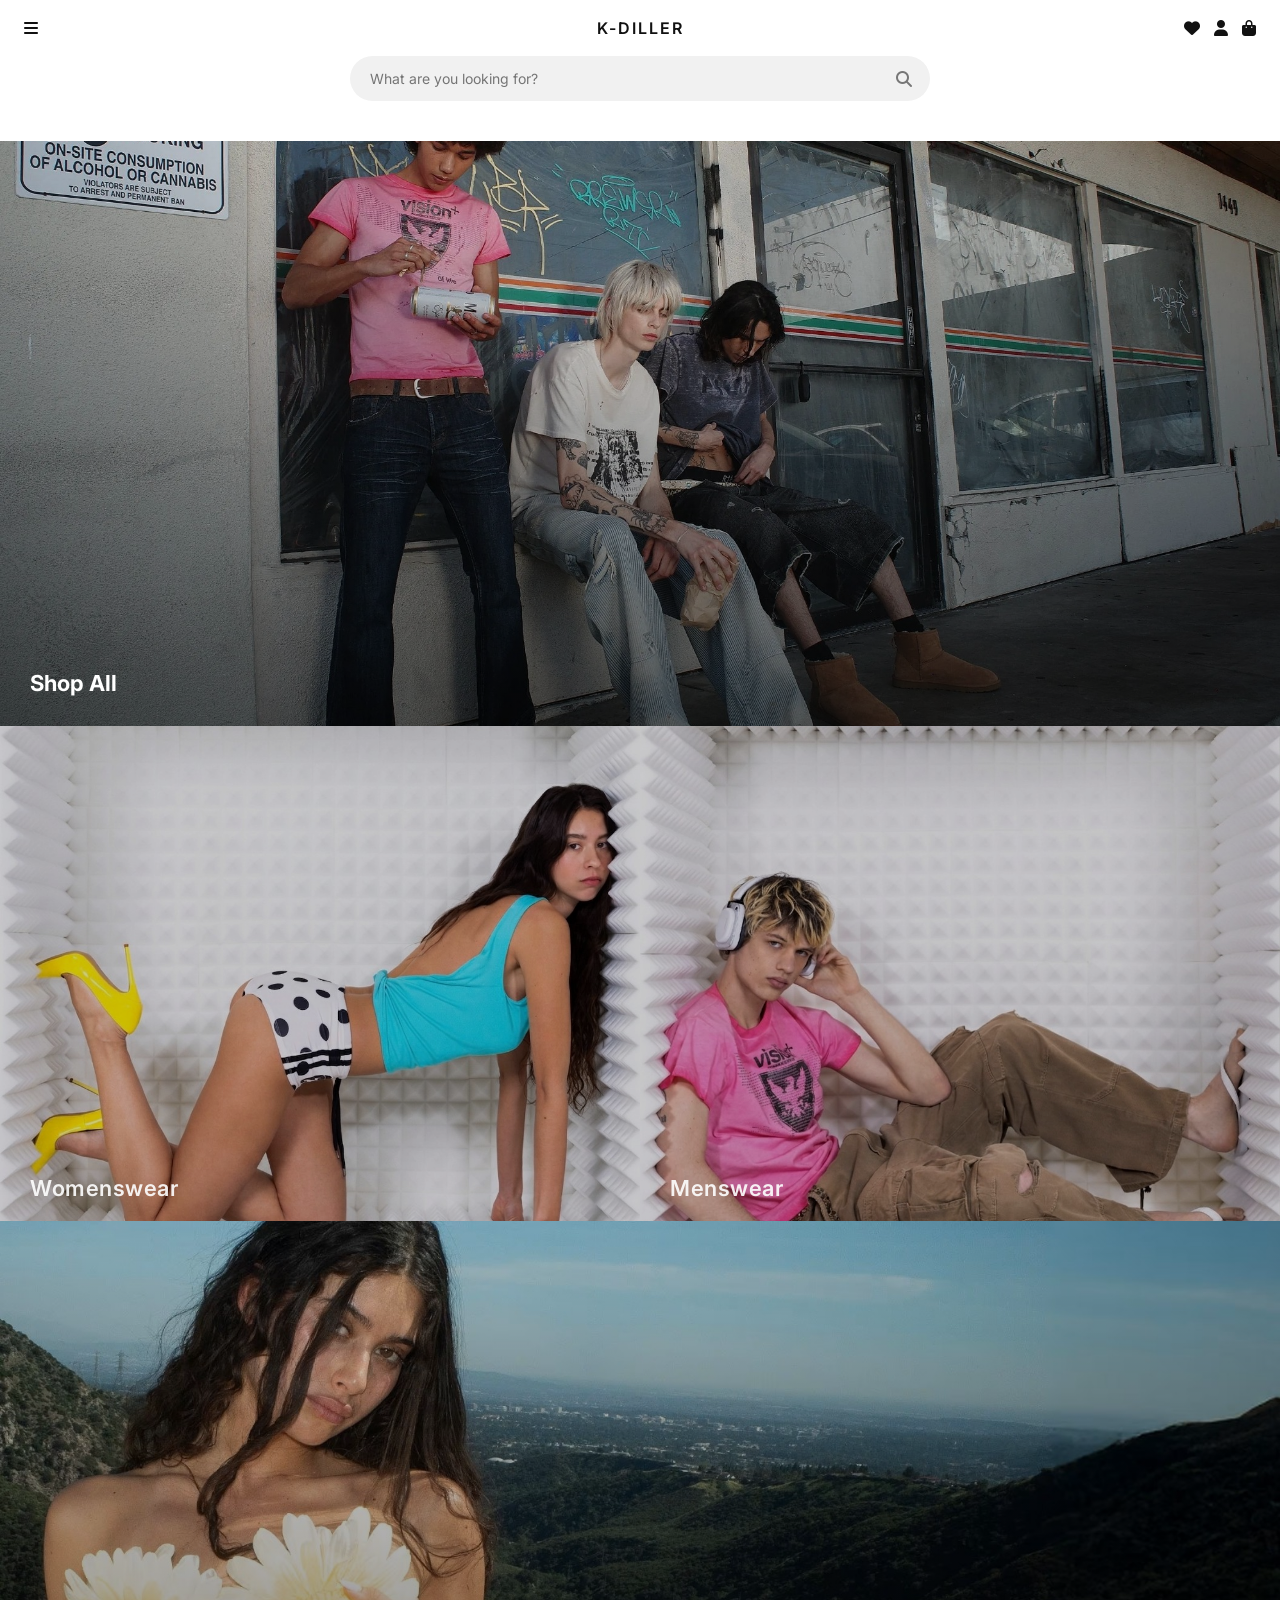
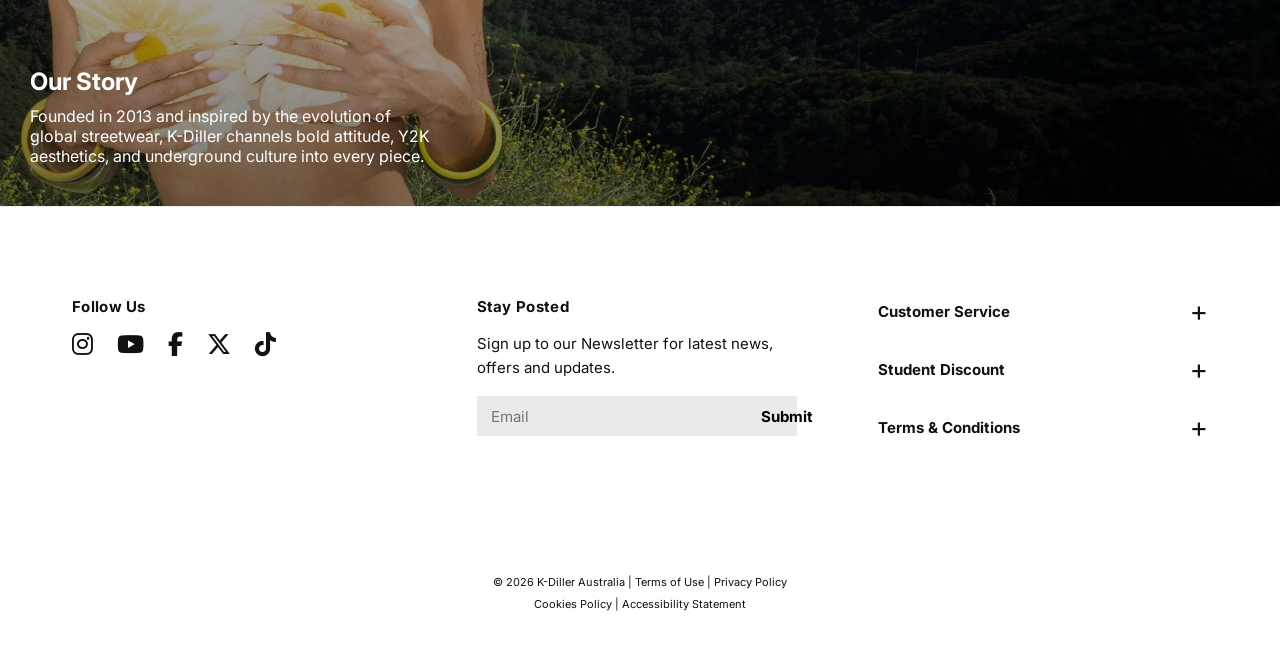
<file: k-diller-project/index.html>
<!DOCTYPE html>
<html lang="en">
<head>
  <meta charset="UTF-8">
  <meta name="viewport" content="width=device-width, initial-scale=1.0">

  <link href="https://fonts.googleapis.com/css2?family=Inter:wght@300;400;600&display=swap" rel="stylesheet">

  <link rel="stylesheet" href="https://cdnjs.cloudflare.com/ajax/libs/font-awesome/6.5.0/css/all.min.css">

  <link rel="stylesheet" href="style.css">
  <title>K-Diller</title>
</head>

<body>

<!-- HEADER -->
<div class="site-header">

  <!-- NAV -->
  <header class="navbar">
    <i class="fa-solid fa-bars"></i>
    <div class="logo">K-DILLER</div>
    <div class="nav-icons">
      <i class="fa-solid fa-heart"></i>
      <i class="fa-solid fa-user"></i>
      <i class="fa-solid fa-bag-shopping"></i>
    </div>
  </header>

  <!-- SEARCH -->
  <div class="search-wrapper">
    <input id="searchInput" type="text" placeholder="What are you looking for?">
    <i class="fa-solid fa-search"></i>

    <div class="search-dropdown" id="searchDropdown">
    <a href="womenswear.html">Womenswear</a>
    <a href="menswear.html">Menswear</a>
    <a href="#">Accessories</a>
    <a href="#">Sale</a>
    </div>
  </div>

</div>

<!-- HERO -->
<section class="hero">
  <img src="images/hero.jpg">
  <div class="overlay"></div>
  <h2>Shop All</h2>
</section>

<!-- CATEGORY -->
<section class="categories">

  <div class="category">
    <img src="images/womens.jpg">
    <div class="overlay"></div>
    <h3>Womenswear</h3>
  </div>

  <div class="category">
    <img src="images/mens.jpg">
    <div class="overlay"></div>
    <h3>Menswear</h3>
  </div>

</section>

<!-- STORY -->
<section class="story">
  <img src="images/story.jpg">
  <div class="overlay"></div>

  <div class="story-text">
    <h2>Our Story</h2>
    <p>
      Founded in 2013 and inspired by the evolution of global streetwear, 
      K-Diller channels bold attitude, Y2K aesthetics, and underground culture into every piece.
    </p>
  </div>
</section>

<!-- Footer -->
<section class="footer">

  <div class="footer-top">

    <!-- LEFT -->
    <div class="footer-social">
      <h4>Follow Us</h4>
      <div class="social-icons">
        <i class="fa-brands fa-instagram"></i>
        <i class="fa-brands fa-youtube"></i>
        <i class="fa-brands fa-facebook-f"></i>
        <i class="fa-brands fa-x-twitter"></i>
        <i class="fa-brands fa-tiktok"></i>
      </div>
    </div>

    <!-- CENTER -->
    <div class="footer-newsletter">
      <h4>Stay Posted</h4>
      <p>
        Sign up to our Newsletter for latest news, offers and updates.
      </p>

      <div class="email-box">
        <input type="email" placeholder="Email">
        <button>Submit</button>
      </div>
    </div>

    <!-- RIGHT -->
    <div class="footer-links">
      <div class="footer-link">
        <span>Customer Service</span>
        <span>+</span>
      </div>

      <div class="footer-link">
        <span>Student Discount</span>
        <span>+</span>
      </div>

      <div class="footer-link">
        <span>Terms & Conditions</span>
        <span>+</span>
      </div>
    </div>

  </div>

  <div class="footer-bottom">
    <p>© 2026 K-Diller Australia | Terms of Use | Privacy Policy</p>
    <p>Cookies Policy | Accessibility Statement</p>
  </div>

</section>

<!-- JS -->
<script src="script.js"></script>

</body>
</html>
</file>
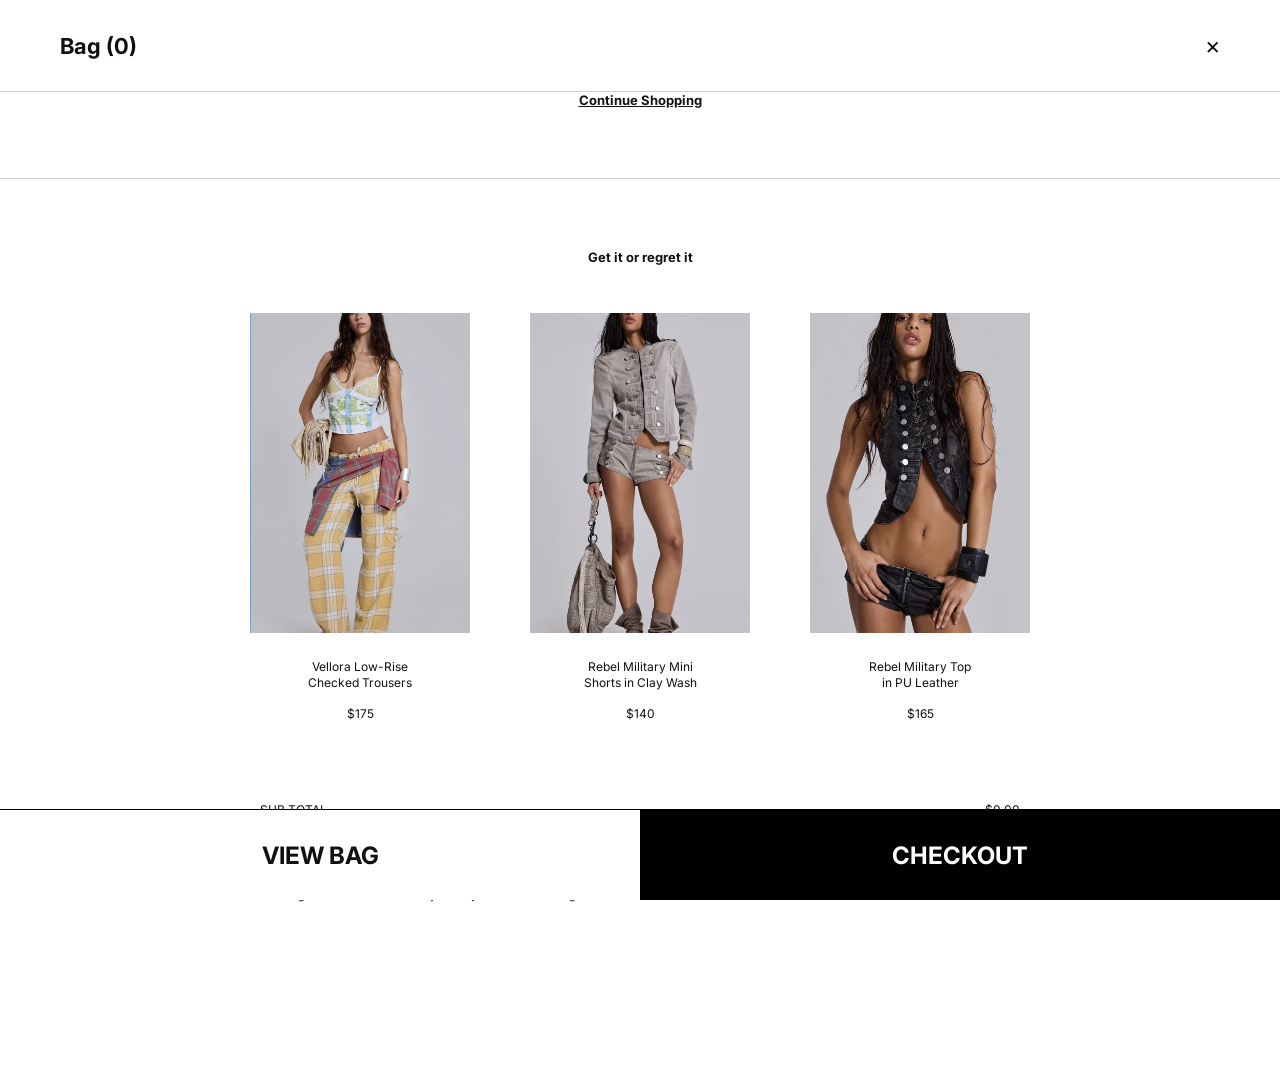
<file: k-diller-project/cart.html>
<!DOCTYPE html>
<html lang="en">
<head>
  <meta charset="UTF-8">
  <meta name="viewport" content="width=device-width, initial-scale=1.0">

  <link href="https://fonts.googleapis.com/css2?family=Inter:wght@300;400;600;700&family=Permanent+Marker&display=swap" rel="stylesheet">
  <link rel="stylesheet" href="https://cdnjs.cloudflare.com/ajax/libs/font-awesome/6.5.0/css/all.min.css">

  <link rel="stylesheet" href="style.css">
  <title>Shopping Bag | K-Diller</title>
</head>

<body>

<section class="cart-page">

  <!-- CART HEADER -->
  <div class="cart-header">
    <h1>Bag (<span id="cartCount">1</span>)</h1>
    <a href="product-1.html" class="cart-close">×</a>
  </div>

  <!-- CART PRODUCTS WILL BE GENERATED BY JAVASCRIPT -->
  <div id="cartItemsContainer"></div>
  
  <a href="product-1.html" class="continue-shopping">Continue Shopping</a>

  <!-- RECOMMENDATION -->
  <section class="cart-recommend">
    <h3>Get it or regret it</h3>

    <div class="recommend-grid">

      <div class="recommend-card">
        <img src="images/recommend-1.jpg" alt="Vellora Low-Rise Checked Trousers">
        <p>Vellora Low-Rise<br>Checked Trousers</p>
        <span>$175</span>
      </div>

      <div class="recommend-card">
        <img src="images/recommend-2.jpg" alt="Rebel Military Mini Shorts in Clay Wash">
        <p>Rebel Military Mini<br>Shorts in Clay Wash</p>
        <span>$140</span>
      </div>

      <div class="recommend-card">
        <img src="images/recommend-3.jpg" alt="Rebel Military Top in PU Leather">
        <p>Rebel Military Top<br>in PU Leather</p>
        <span>$165</span>
      </div>

    </div>
  </section>

  <!-- CART SUMMARY -->
  <section class="cart-summary">
    <div>
      <p>SUB TOTAL</p>
      <p>SHIPPING</p>
      <p class="total-label">TOTAL</p>
    </div>

    <div>
      <p id="subtotalPrice">$235.00</p>
      <p>Estimated at checkout</p>
      <p id="totalPrice" class="total-value">$235.00</p>
    </div>
  </section>

  <p class="cart-note">
    Prices may not include local taxes and duties, and you may be liable to pay these upon delivery.
    Products on sale are not eligible for a refund, exchange or store credit. Thank you for your understanding!
  </p>

  <!-- BOTTOM BUTTONS -->
  <div class="cart-bottom-buttons">
    <a href="cart.html">VIEW BAG</a>
    <a href="checkout.html">CHECKOUT</a>
  </div>

</section>

<script src="script.js"></script>

</body>
</html>
</file>
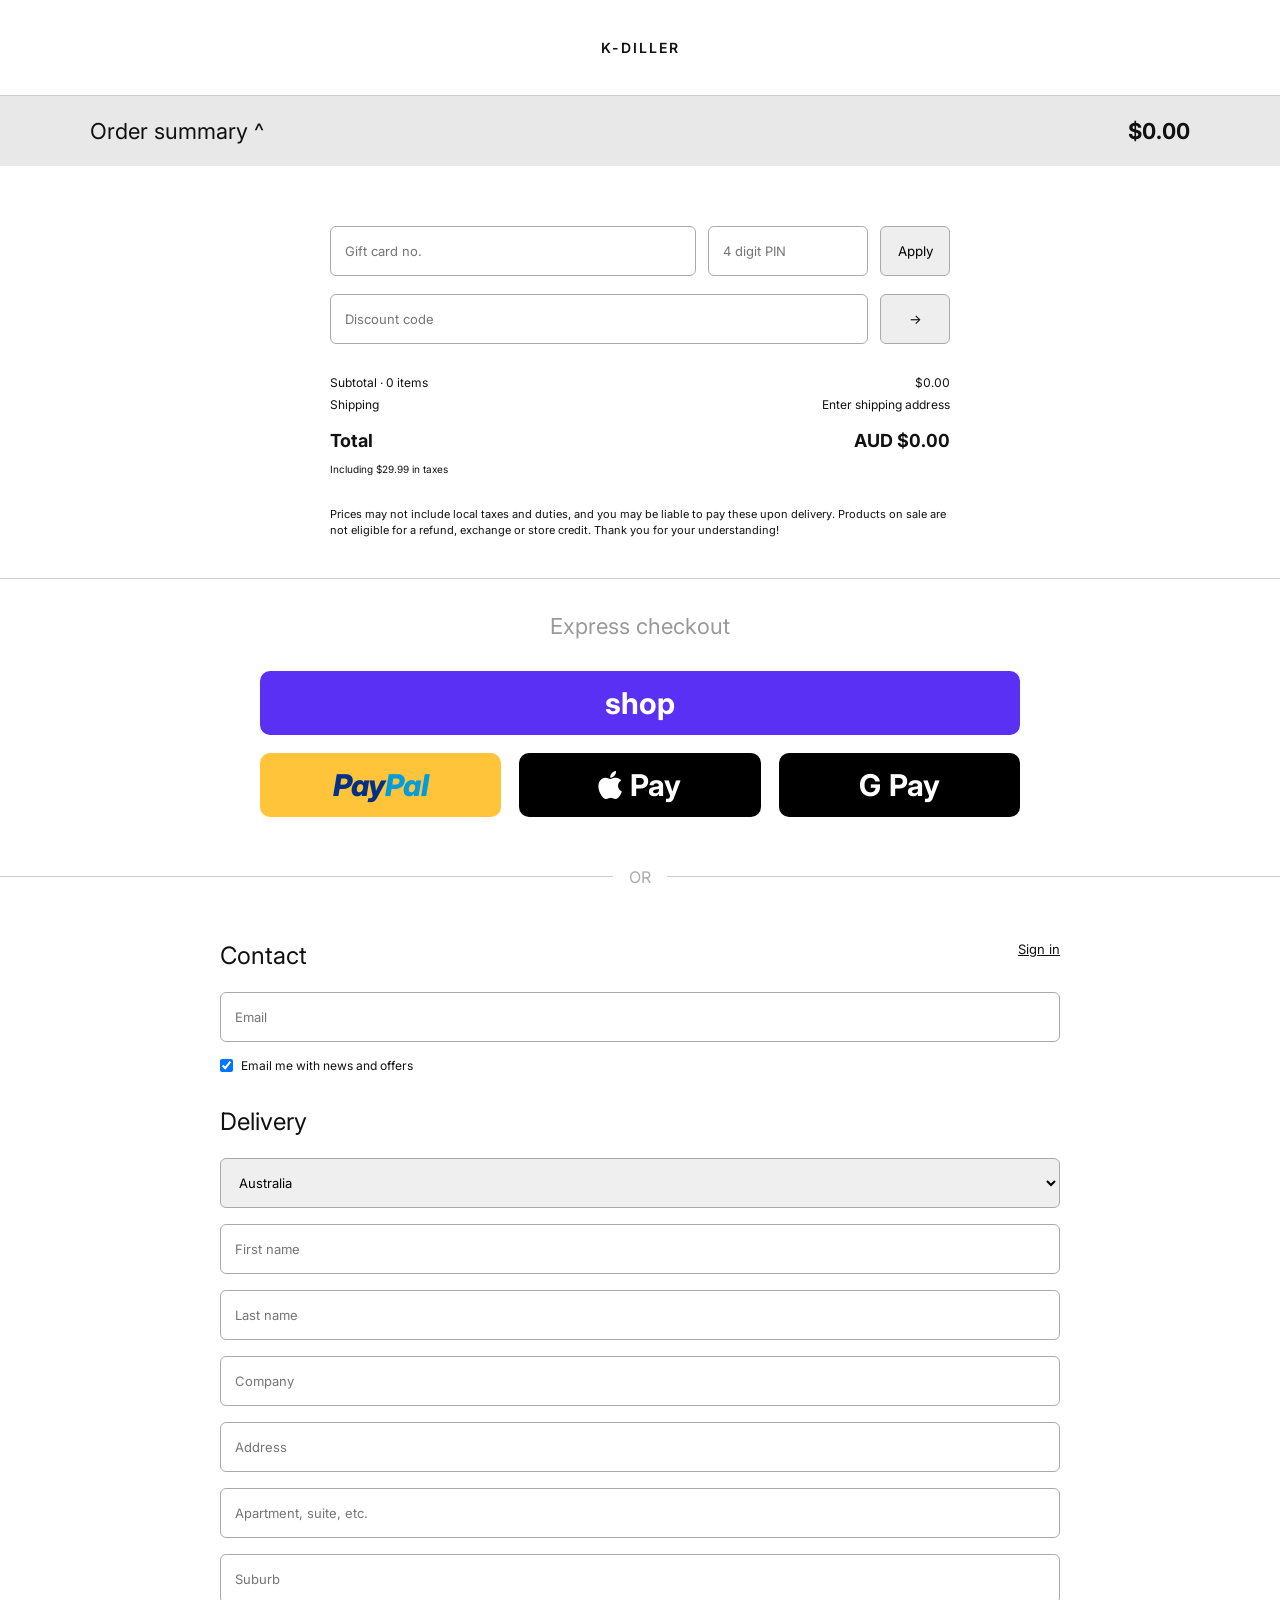
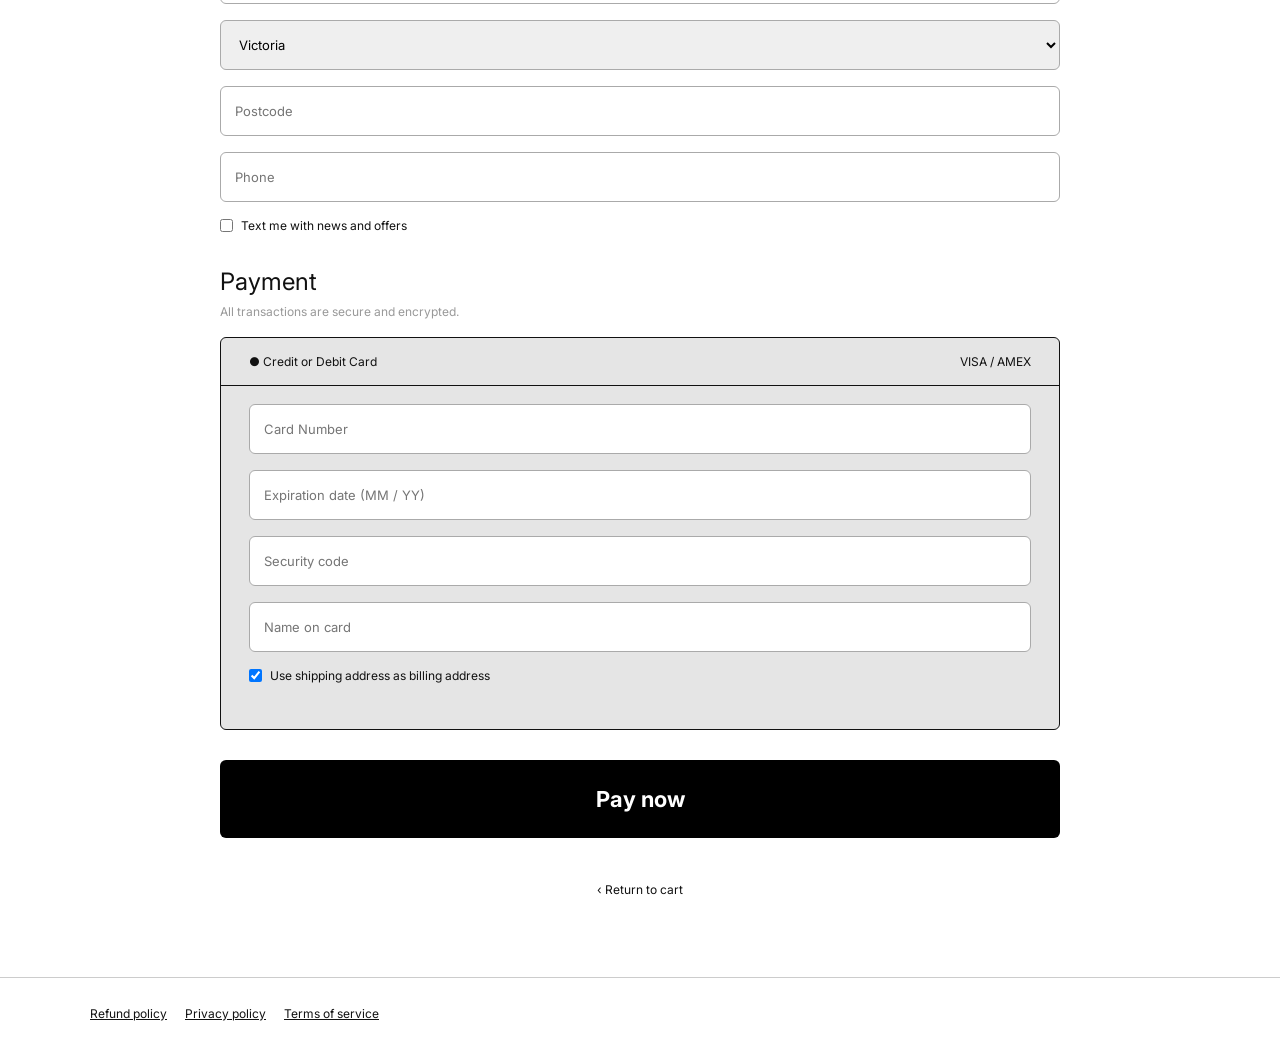
<file: k-diller-project/checkout.html>
<!DOCTYPE html>
<html lang="en">
<head>
  <meta charset="UTF-8">
  <meta name="viewport" content="width=device-width, initial-scale=1.0">

  <link href="https://fonts.googleapis.com/css2?family=Inter:wght@300;400;600;700&display=swap" rel="stylesheet">
  <link rel="stylesheet" href="style.css">
  <link rel="stylesheet" href="https://cdnjs.cloudflare.com/ajax/libs/font-awesome/6.5.0/css/all.min.css">

  <title>Checkout | K-Diller</title>
</head>

<body>

<header class="checkout-logo">
  <a href="index.html">K-DILLER</a>
</header>

<section class="checkout-page">

  <div class="order-summary-header">
    <span>Order summary ^</span>
    <strong id="checkoutHeaderTotal">$0.00</strong>
  </div>

  <section class="checkout-summary">

    <div id="checkoutItemsContainer"></div>

    <div class="gift-row">
      <input type="text" placeholder="Gift card no.">
      <input type="text" placeholder="4 digit PIN">
      <button type="button">Apply</button>
    </div>

    <div class="discount-row">
      <input type="text" placeholder="Discount code">
      <button type="button">→</button>
    </div>

    <div class="checkout-totals">
      <div>
        <p>Subtotal · <span id="checkoutItemCount">0</span> items</p>
        <p>Shipping</p>
        <h3>Total</h3>
        <small>Including $29.99 in taxes</small>
      </div>

      <div>
        <p id="checkoutSubtotal">$0.00</p>
        <p>Enter shipping address</p>
        <h3>AUD <span id="checkoutTotal">$0.00</span></h3>
      </div>
    </div>

    <p class="checkout-note">
      Prices may not include local taxes and duties, and you may be liable to pay these upon delivery.
      Products on sale are not eligible for a refund, exchange or store credit. Thank you for your understanding!
    </p>

  </section>

  <section class="express-checkout">
    <p>Express checkout</p>

    <div class="express-buttons">

      <a href="thank-you.html" class="shop-pay">
        shop
      </a>

      <a href="thank-you.html" class="paypal-pay">
        <span class="paypal-logo">
          Pay<span>Pal</span>
        </span>
      </a>

      <a href="thank-you.html" class="apple-pay">
        <i class="fa-brands fa-apple"></i>
        <span>Pay</span>
      </a>

      <a href="thank-you.html" class="gpay">
        <span class="google-g">G</span>
        <span>Pay</span>
      </a>

    </div>
  </section>

  <div class="checkout-divider">
    <span>OR</span>
  </div>

  <section class="checkout-form">

    <div class="checkout-section-title">
      <h2>Contact</h2>
      <a href="#">Sign in</a>
    </div>

    <input type="email" placeholder="Email">

    <label class="checkbox-row">
      <input type="checkbox" checked>
      <span>Email me with news and offers</span>
    </label>

    <h2>Delivery</h2>

    <select>
      <option>Australia</option>
    </select>

    <input type="text" placeholder="First name">
    <input type="text" placeholder="Last name">
    <input type="text" placeholder="Company">
    <input type="text" placeholder="Address">
    <input type="text" placeholder="Apartment, suite, etc.">
    <input type="text" placeholder="Suburb">

    <select>
      <option>Victoria</option>
    </select>

    <input type="text" placeholder="Postcode">
    <input type="text" placeholder="Phone">

    <label class="checkbox-row">
      <input type="checkbox">
      <span>Text me with news and offers</span>
    </label>

    <h2>Payment</h2>
    <p class="payment-note">All transactions are secure and encrypted.</p>

    <div class="payment-box">
      <div class="payment-title">
        <span>● Credit or Debit Card</span>
        <span>VISA / AMEX</span>
      </div>

      <input type="text" placeholder="Card Number">
      <input type="text" placeholder="Expiration date (MM / YY)">
      <input type="text" placeholder="Security code">
      <input type="text" placeholder="Name on card">

      <label class="checkbox-row">
        <input type="checkbox" checked>
        <span>Use shipping address as billing address</span>
      </label>
    </div>

    <a href="thank-you.html" class="pay-now-btn">Pay now</a>

    <a href="cart.html" class="return-cart">‹ Return to cart</a>

  </section>

</section>

<footer class="checkout-footer">
  <a href="#">Refund policy</a>
  <a href="#">Privacy policy</a>
  <a href="#">Terms of service</a>
</footer>

<script src="script.js"></script>

</body>
</html>
</file>
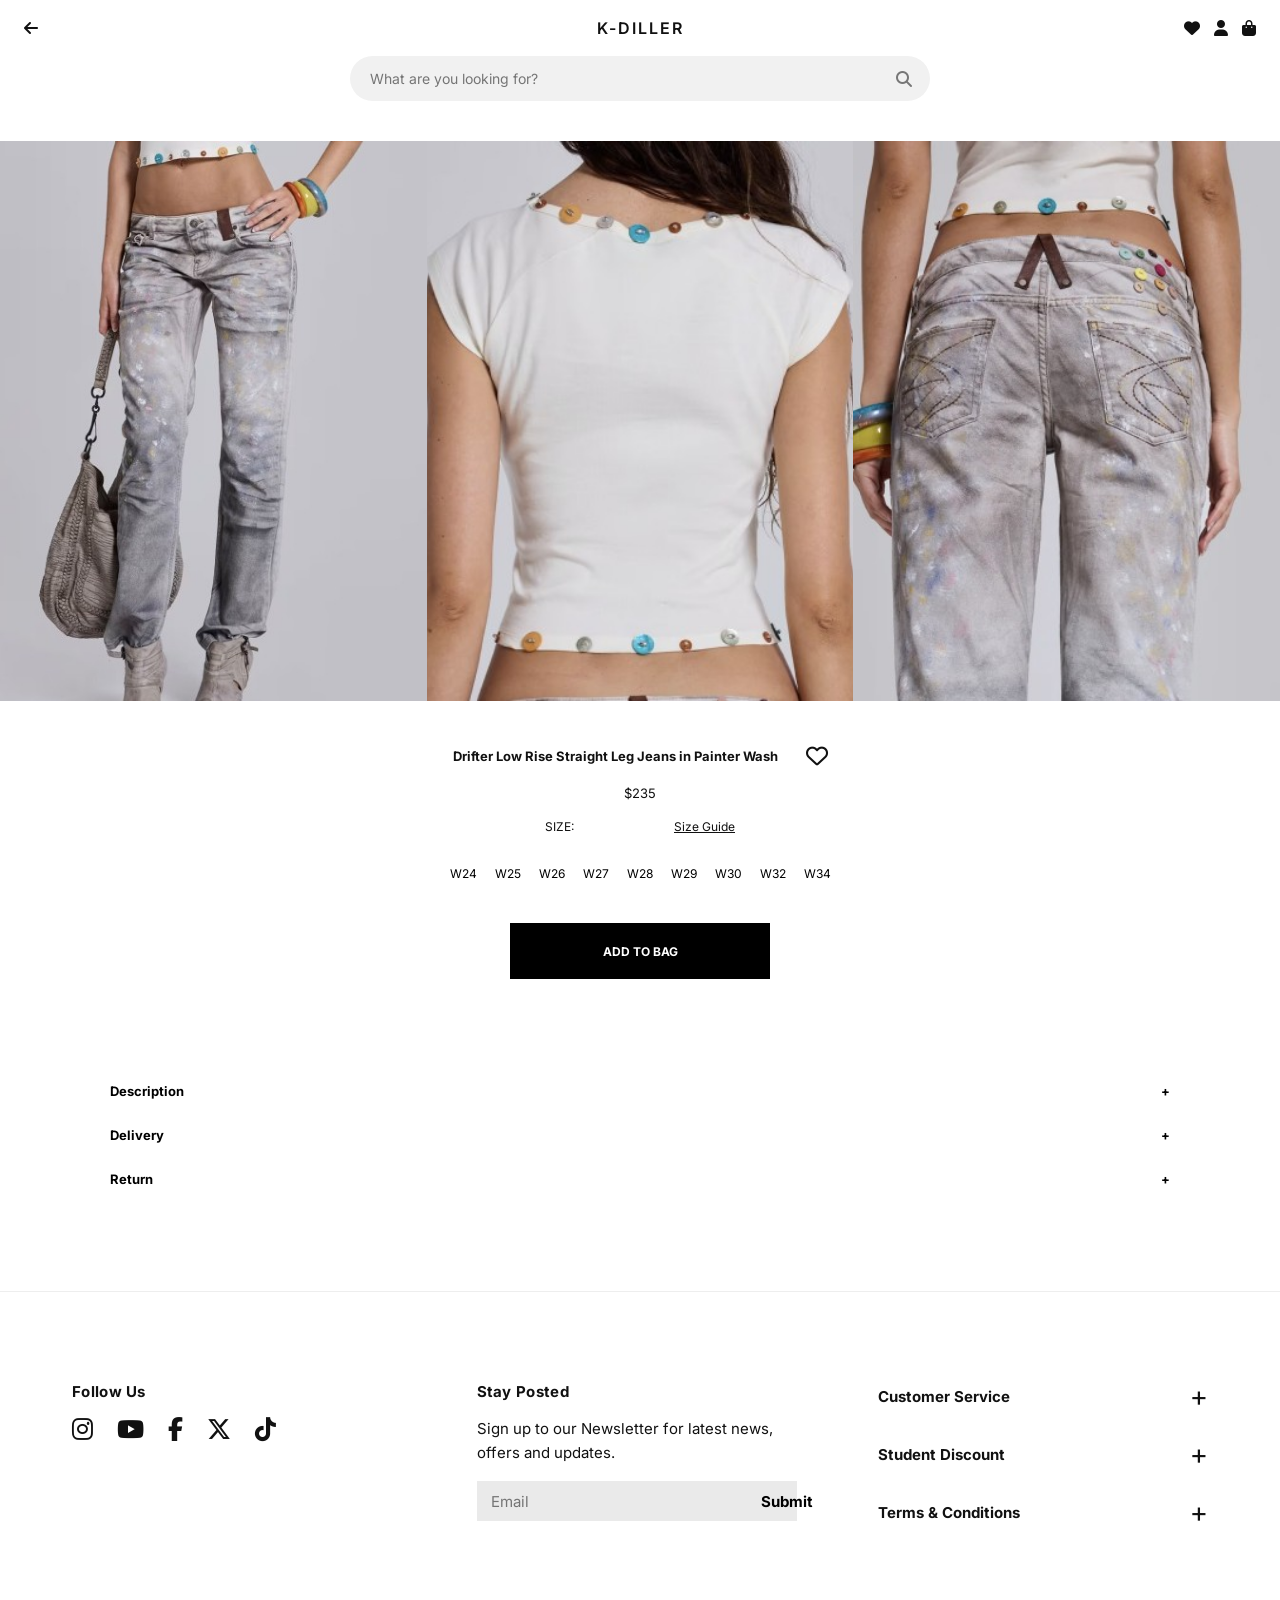
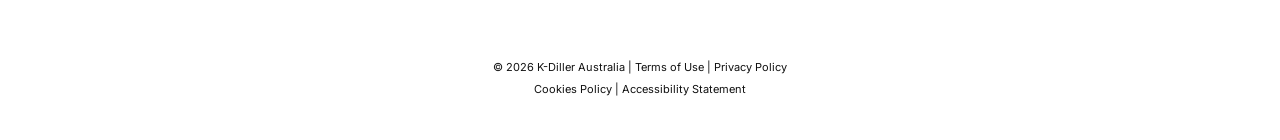
<file: k-diller-project/product-1.html>
<!DOCTYPE html>
<html lang="en">
<head>
  <meta charset="UTF-8">
  <meta name="viewport" content="width=device-width, initial-scale=1.0">

  <link href="https://fonts.googleapis.com/css2?family=Inter:wght@300;400;600;700&family=Permanent+Marker&display=swap" rel="stylesheet">
  <link rel="stylesheet" href="https://cdnjs.cloudflare.com/ajax/libs/font-awesome/6.5.0/css/all.min.css">

  <link rel="stylesheet" href="style.css">
  <title>Product Detail | K-Diller</title>
</head>

<body>

<div class="site-header">

  <header class="navbar">
    <a href="womenswear.html" class="back-link">
      <i class="fa-solid fa-arrow-left"></i>
    </a>

    <div class="logo">K-DILLER</div>

    <div class="nav-icons">
      <i class="fa-solid fa-heart"></i>
      <i class="fa-solid fa-user"></i>
      <i class="fa-solid fa-bag-shopping"></i>
    </div>
  </header>

  <div class="search-wrapper">
    <input id="searchInput" type="text" placeholder="What are you looking for?">
    <i class="fa-solid fa-search"></i>

    <div class="search-dropdown" id="searchDropdown">
      <a href="womenswear.html">Womenswear</a>
      <a href="#">Menswear</a>
      <a href="#">Accessories</a>
      <a href="#">Sale</a>
    </div>
  </div>

</div>

<section class="product-detail-page">

  <div class="detail-images">
    <img src="images/product1-front view.jpg" alt="Product front view">
    <img src="images/product2-close-up view.jpg" alt="Product close-up view">
    <img src="images/product3-back view.jpg" alt="Product back view">
  </div>

  <div class="detail-info">

    <div class="detail-title-row">
      <h1>Drifter Low Rise Straight Leg Jeans in Painter Wash</h1>
      <i class="fa-regular fa-heart"></i>
    </div>

    <p class="detail-price">$235</p>

    <div class="size-row">
      <span>SIZE:</span>
      <a href="#">Size Guide</a>
    </div>

    <div class="size-options">
      <button>W24</button>
      <button>W25</button>
      <button>W26</button>
      <button>W27</button>
      <button>W28</button>
      <button>W29</button>
      <button>W30</button>
      <button>W32</button>
      <button>W34</button>
    </div>

   <button class="add-to-bag" id="addToBagBtn">ADD TO BAG</button>

  </div>

  <div class="product-accordion">

    <div class="accordion-item">
      <button class="accordion-header">
        <span>Description</span>
        <span>+</span>
      </button>
      <div class="accordion-content">
        <p>
          Low-rise straight-leg jeans crafted from painter-wash denim with distressed detailing and a relaxed streetwear silhouette.
        </p>
      </div>
    </div>

    <div class="accordion-item">
      <button class="accordion-header">
        <span>Delivery</span>
        <span>+</span>
      </button>
      <div class="accordion-content">
        <p>
          Standard delivery is available across Australia. Delivery times may vary depending on location.
        </p>
      </div>
    </div>

    <div class="accordion-item">
      <button class="accordion-header">
        <span>Return</span>
        <span>+</span>
      </button>
      <div class="accordion-content">
        <p>
          Items can be returned within 14 days if unworn, unused, and in original condition.
        </p>
      </div>
    </div>

  </div>

</section>

<section class="footer">

  <div class="footer-top">

    <div class="footer-social">
      <h4>Follow Us</h4>
      <div class="social-icons">
        <i class="fa-brands fa-instagram"></i>
        <i class="fa-brands fa-youtube"></i>
        <i class="fa-brands fa-facebook-f"></i>
        <i class="fa-brands fa-x-twitter"></i>
        <i class="fa-brands fa-tiktok"></i>
      </div>
    </div>

    <div class="footer-newsletter">
      <h4>Stay Posted</h4>
      <p>
        Sign up to our Newsletter for latest news, offers and updates.
      </p>

      <div class="email-box">
        <input type="email" placeholder="Email">
        <button>Submit</button>
      </div>
    </div>

    <div class="footer-links">
      <div class="footer-link">
        <span>Customer Service</span>
        <span>+</span>
      </div>

      <div class="footer-link">
        <span>Student Discount</span>
        <span>+</span>
      </div>

      <div class="footer-link">
        <span>Terms & Conditions</span>
        <span>+</span>
      </div>
    </div>

  </div>

  <div class="footer-bottom">
    <p>© 2026 K-Diller Australia | Terms of Use | Privacy Policy</p>
    <p>Cookies Policy | Accessibility Statement</p>
  </div>

</section>

<script src="script.js"></script>

</body>
</html>
</file>
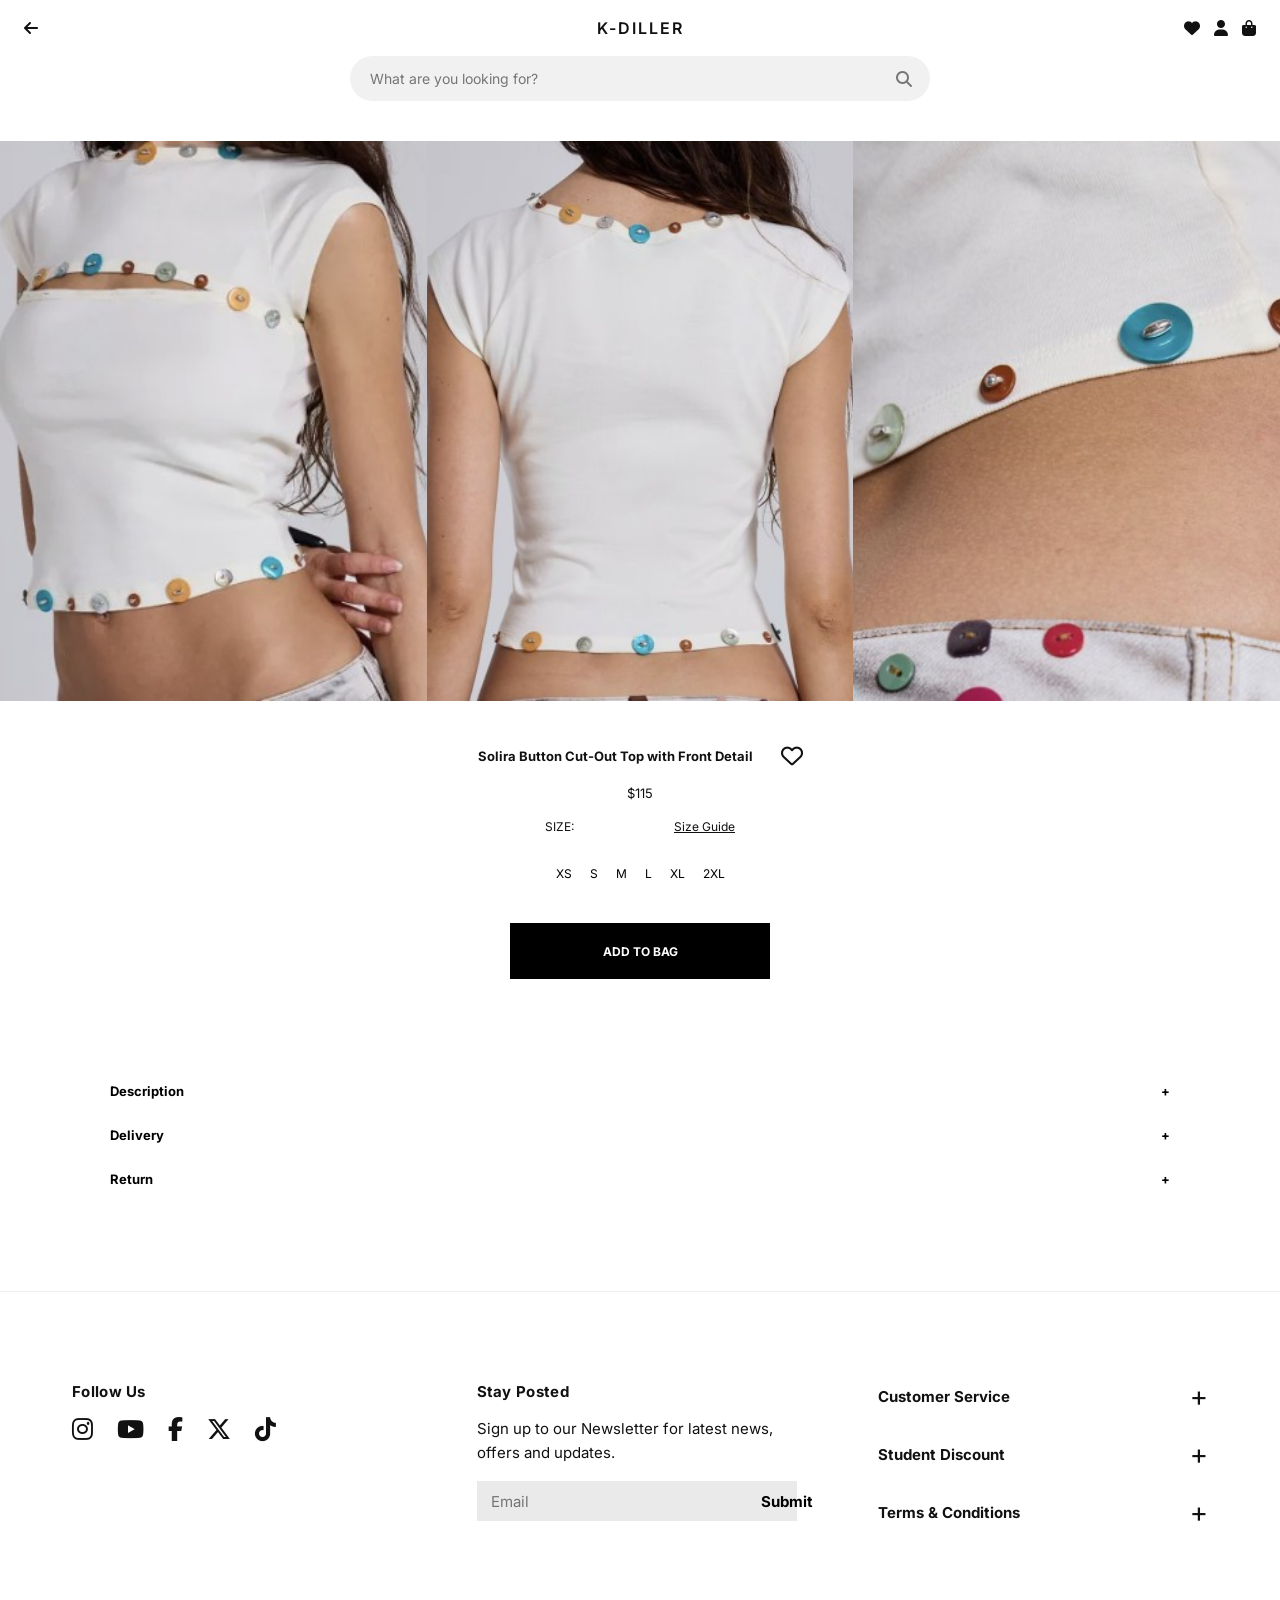
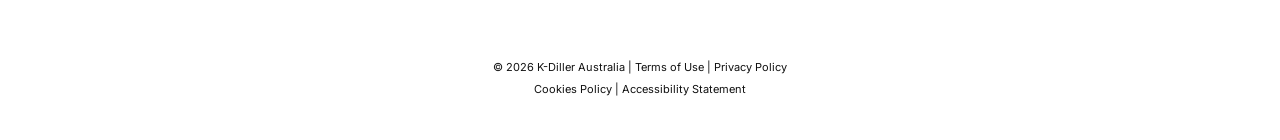
<file: k-diller-project/product-2.html>
<!DOCTYPE html>
<html lang="en">
<head>
  <meta charset="UTF-8">
  <meta name="viewport" content="width=device-width, initial-scale=1.0">

  <link href="https://fonts.googleapis.com/css2?family=Inter:wght@300;400;600;700&family=Permanent+Marker&display=swap" rel="stylesheet">
  <link rel="stylesheet" href="https://cdnjs.cloudflare.com/ajax/libs/font-awesome/6.5.0/css/all.min.css">

  <link rel="stylesheet" href="style.css">
  <title>Solira Button Cut-Out Top | K-Diller</title>
</head>

<body>

<div class="site-header">

  <header class="navbar">
    <a href="womenswear.html" class="back-link">
      <i class="fa-solid fa-arrow-left"></i>
    </a>

    <div class="logo">K-DILLER</div>

    <div class="nav-icons">
      <i class="fa-solid fa-heart"></i>
      <i class="fa-solid fa-user"></i>
      <i class="fa-solid fa-bag-shopping"></i>
    </div>
  </header>

  <div class="search-wrapper">
    <input id="searchInput" type="text" placeholder="What are you looking for?">
    <i class="fa-solid fa-search"></i>

    <div class="search-dropdown" id="searchDropdown">
      <a href="womenswear.html">Womenswear</a>
      <a href="#">Menswear</a>
      <a href="#">Accessories</a>
      <a href="#">Sale</a>
    </div>
  </div>

</div>

<section class="product-detail-page"
  data-product-id="product-2"
  data-product-name="Solira Button Cut-Out Top with Front Detail"
  data-product-price="115"
  data-product-image="images/product-2.jpg">

  <div class="detail-images">
    <img src="images/product2-front view.jpg" alt="Product front view">
    <img src="images/product2-close-up view.jpg" alt="Product close-up view">
    <img src="images/product2-back view.jpg" alt="Product back view">
  </div>

  <div class="detail-info">

    <div class="detail-title-row">
      <h1>Solira Button Cut-Out Top with Front Detail</h1>
      <i class="fa-regular fa-heart"></i>
    </div>

    <p class="detail-price">$115</p>

    <div class="size-row">
      <span>SIZE:</span>
      <a href="#">Size Guide</a>
    </div>

    <div class="size-options">
      <button>XS</button>
      <button>S</button>
      <button>M</button>
      <button>L</button>
      <button>XL</button>
      <button>2XL</button>
    </div>

    <button class="add-to-bag" id="addToBagBtn">ADD TO BAG</button>

  </div>

  <div class="product-accordion">

    <div class="accordion-item">
      <button class="accordion-header">
        <span>Description</span>
        <span>+</span>
      </button>
      <div class="accordion-content">
        <p>
          A fitted cut-out top featuring front button detailing and a bold streetwear-inspired silhouette.
        </p>
      </div>
    </div>

    <div class="accordion-item">
      <button class="accordion-header">
        <span>Delivery</span>
        <span>+</span>
      </button>
      <div class="accordion-content">
        <p>
          Standard delivery is available across Australia. Delivery times may vary depending on location.
        </p>
      </div>
    </div>

    <div class="accordion-item">
      <button class="accordion-header">
        <span>Return</span>
        <span>+</span>
      </button>
      <div class="accordion-content">
        <p>
          Items can be returned within 14 days if unworn, unused, and in original condition.
        </p>
      </div>
    </div>

  </div>

</section>

<section class="footer">

  <div class="footer-top">

    <div class="footer-social">
      <h4>Follow Us</h4>
      <div class="social-icons">
        <i class="fa-brands fa-instagram"></i>
        <i class="fa-brands fa-youtube"></i>
        <i class="fa-brands fa-facebook-f"></i>
        <i class="fa-brands fa-x-twitter"></i>
        <i class="fa-brands fa-tiktok"></i>
      </div>
    </div>

    <div class="footer-newsletter">
      <h4>Stay Posted</h4>
      <p>Sign up to our Newsletter for latest news, offers and updates.</p>

      <div class="email-box">
        <input type="email" placeholder="Email">
        <button>Submit</button>
      </div>
    </div>

    <div class="footer-links">
      <div class="footer-link">
        <span>Customer Service</span>
        <span>+</span>
      </div>

      <div class="footer-link">
        <span>Student Discount</span>
        <span>+</span>
      </div>

      <div class="footer-link">
        <span>Terms & Conditions</span>
        <span>+</span>
      </div>
    </div>

  </div>

  <div class="footer-bottom">
    <p>© 2026 K-Diller Australia | Terms of Use | Privacy Policy</p>
    <p>Cookies Policy | Accessibility Statement</p>
  </div>

</section>

<script src="script.js"></script>

</body>
</html>
</file>
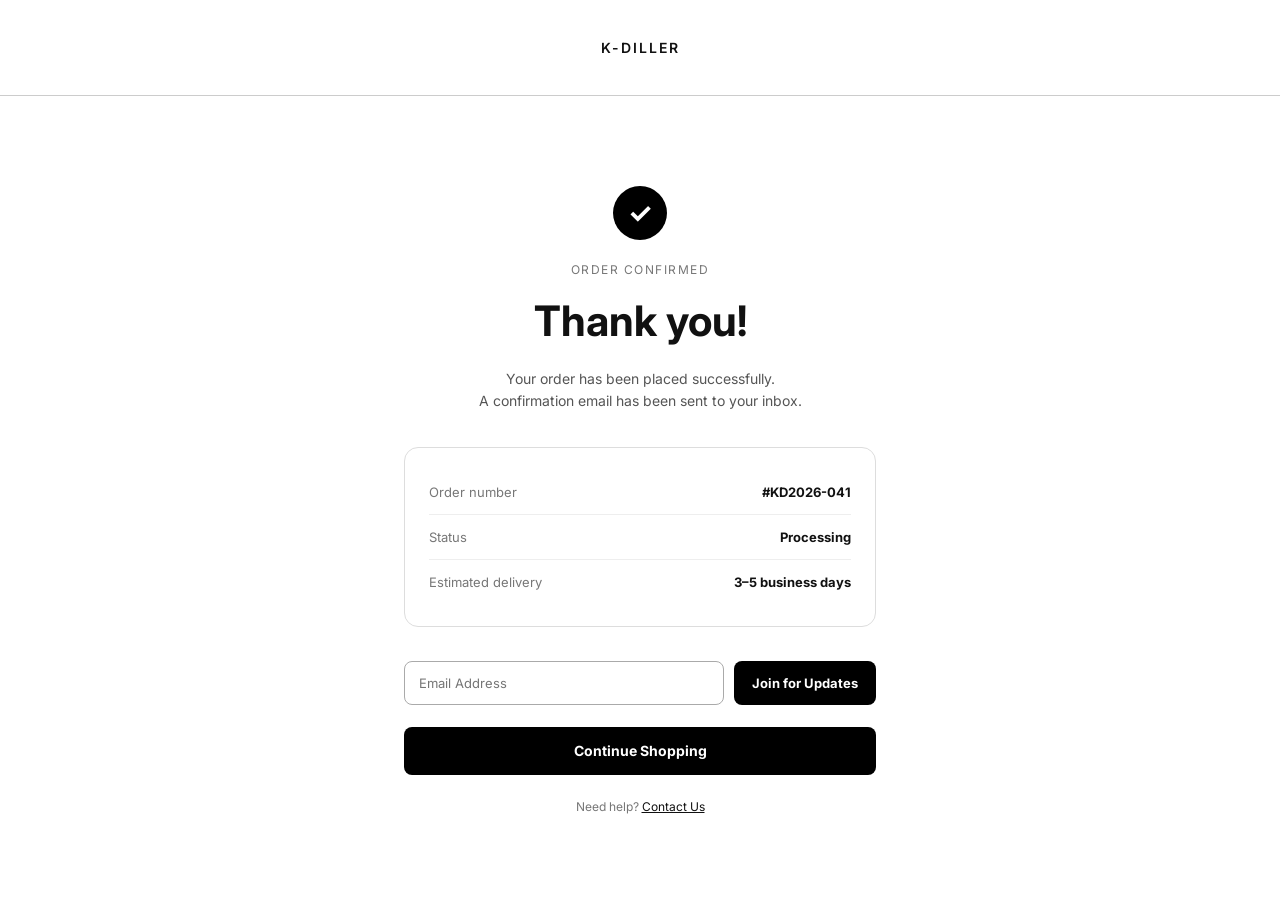
<file: k-diller-project/thank-you.html>
<!DOCTYPE html>
<html lang="en">
<head>
  <meta charset="UTF-8">
  <meta name="viewport" content="width=device-width, initial-scale=1.0">

  <link href="https://fonts.googleapis.com/css2?family=Inter:wght@300;400;600;700&display=swap" rel="stylesheet">
  <link rel="stylesheet" href="style.css">

  <title>Thank You | K-Diller</title>
</head>

<body>

<header class="checkout-logo thank-logo">
  <a href="index.html">K-DILLER</a>
</header>

<section class="thank-you-page">

  <div class="thank-check">✓</div>

  <p class="thank-label">Order confirmed</p>

  <h1>Thank you!</h1>

  <p class="thank-message">
    Your order has been placed successfully.<br>
    A confirmation email has been sent to your inbox.
  </p>

  <div class="thank-order-box">
    <div>
      <span>Order number</span>
      <strong>#KD2026-041</strong>
    </div>

    <div>
      <span>Status</span>
      <strong>Processing</strong>
    </div>

    <div>
      <span>Estimated delivery</span>
      <strong>3–5 business days</strong>
    </div>
  </div>

  <div class="thank-email">
    <input type="email" placeholder="Email Address">
    <button>Join for Updates</button>
  </div>

  <a href="womenswear.html" class="continue-browsing">Continue Shopping</a>

  <p class="help-text">Need help? <a href="#">Contact Us</a></p>

</section>

</body>
</html>
</file>
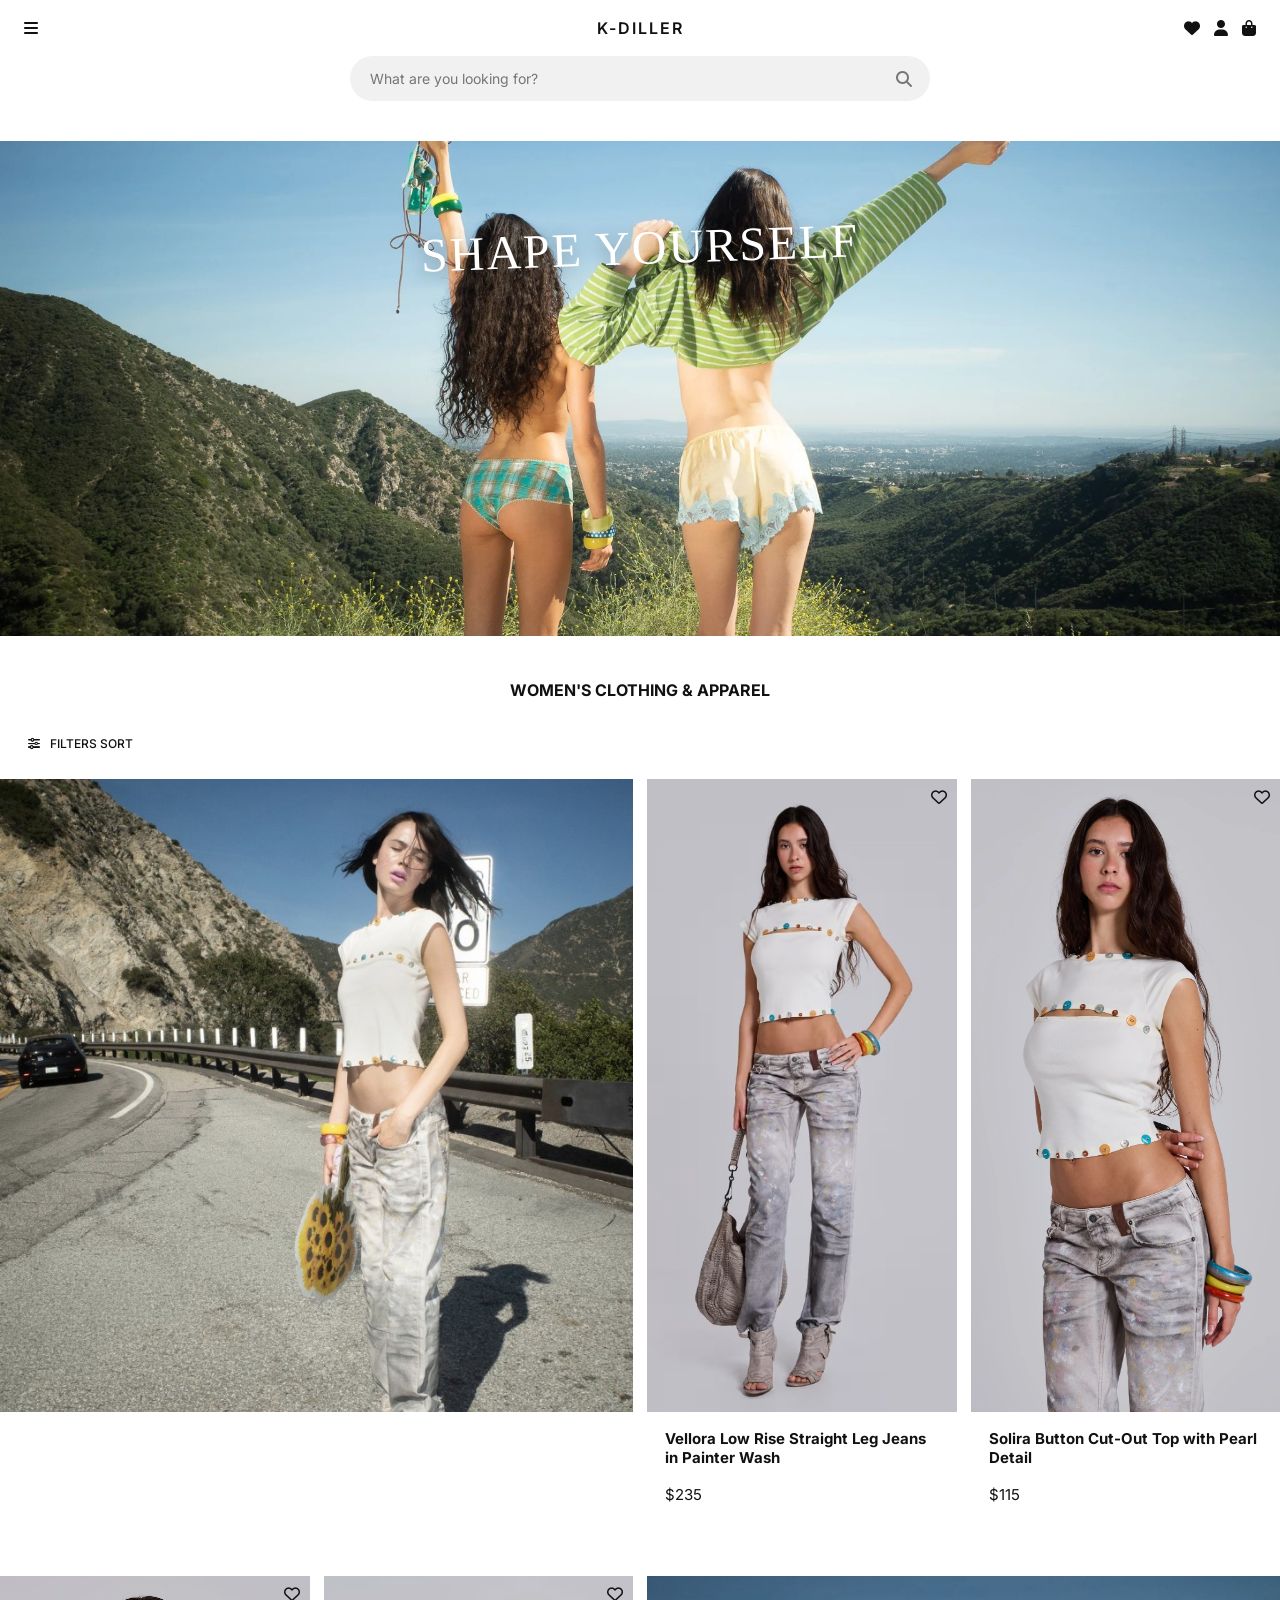
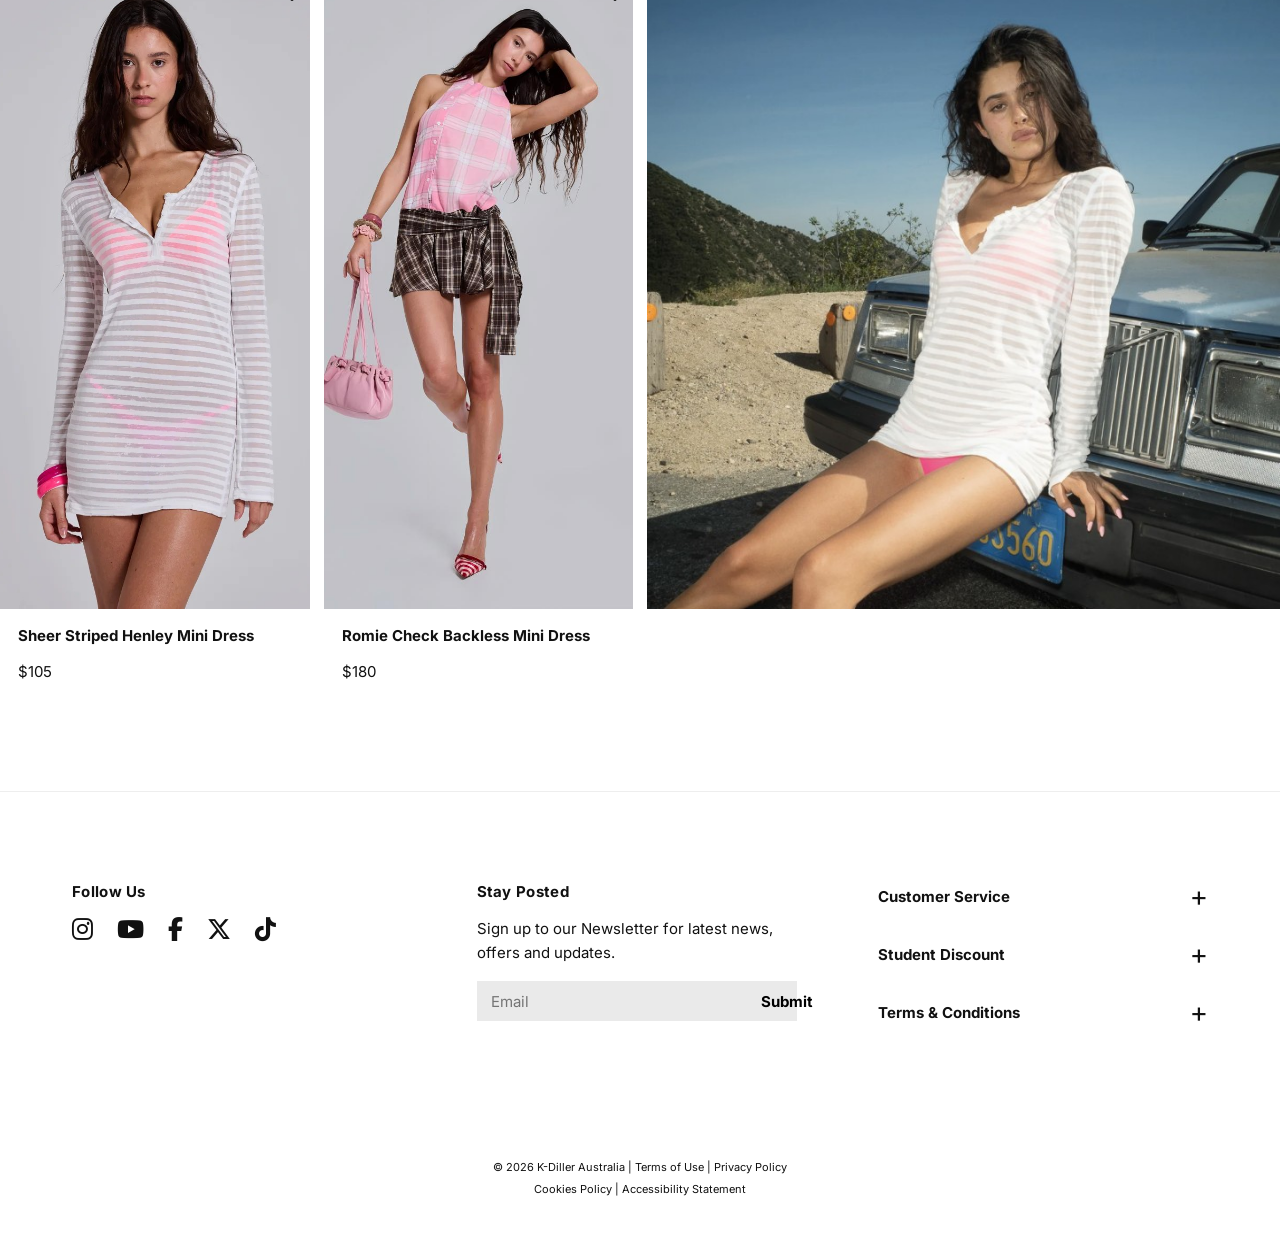
<file: k-diller-project/womenswear.html>
<!DOCTYPE html>
<html lang="en">
<head>
  <meta charset="UTF-8">
  <meta name="viewport" content="width=device-width, initial-scale=1.0">

  <!-- 字体 -->
  <link href="https://fonts.googleapis.com/css2?family=Inter:wght@300;400;600;700&family=Permanent+Marker&display=swap" rel="stylesheet">

  <!-- 图标 -->
  <link rel="stylesheet" href="https://cdnjs.cloudflare.com/ajax/libs/font-awesome/6.5.0/css/all.min.css">

  <link rel="stylesheet" href="style.css">
  <title>Womenswear | K-Diller</title>
</head>

<body>

<!-- HEADER -->
<div class="site-header">

  <header class="navbar">
    <i class="fa-solid fa-bars"></i>
    <div class="logo">K-DILLER</div>
    <div class="nav-icons">
      <i class="fa-solid fa-heart"></i>
      <i class="fa-solid fa-user"></i>
      <i class="fa-solid fa-bag-shopping"></i>
    </div>
  </header>

  <div class="search-wrapper">
    <input id="searchInput" type="text" placeholder="What are you looking for?">
    <i class="fa-solid fa-search"></i>

    <div class="search-dropdown" id="searchDropdown">
      <a href="womenswear.html">Womenswear</a>
      <a href="#">Menswear</a>
      <a href="#">Accessories</a>
      <a href="#">Sale</a>
    </div>
  </div>

</div>

<!-- WOMENS HERO -->
<section class="womens-hero">
  <img src="images/womens-hero.jpg" alt="Womenswear campaign image">
  <h1>SHAPE YOURSELF</h1>
</section>

<!-- PRODUCT SECTION -->
<section class="product-section">

  <h2>WOMEN'S CLOTHING & APPAREL</h2>

  <div class="filter-row">
    <i class="fa-solid fa-sliders"></i>
    <span>FILTERS SORT</span>
  </div>

  <div class="product-grid">

    <!-- 第一行 -->
    <div class="promo-card">
      <img src="images/womens-promo-1.jpg" alt="Womenswear campaign image">
    </div>

    <a href="product-1.html" class="product-link">
      <div class="product-card">
        <div class="product-image">
          <img src="images/product-1.jpg" alt="Vellora Low Rise Straight Leg Jeans">
          <i class="fa-regular fa-heart"></i>
        </div>
        <div class="product-info">
          <p>Vellora Low Rise Straight Leg Jeans in Painter Wash</p>
          <span>$235</span>
        </div>
      </div>
    </a>

    <a href="product-2.html" class="product-link">
      <div class="product-card product-side-gap">
        <div class="product-image">
          <img src="images/product-2.jpg" alt="Solira Button Cut-Out Top">
          <i class="fa-regular fa-heart"></i>
        </div>
        <div class="product-info">
          <p>Solira Button Cut-Out Top with Pearl Detail</p>
          <span>$115</span>
        </div>
      </div>
    </a>

    <!-- 第二行 -->
    <div class="product-card">
      <div class="product-image">
        <img src="images/product-3.jpg" alt="Sheer Striped Henley Mini Dress">
        <i class="fa-regular fa-heart"></i>
      </div>
      <div class="product-info">
        <p>Sheer Striped Henley Mini Dress</p>
        <span>$105</span>
      </div>
    </div>

    <div class="product-card product-side-gap">
      <div class="product-image">
        <img src="images/product-4.jpg" alt="Romie Check Backless Mini Dress">
        <i class="fa-regular fa-heart"></i>
      </div>
      <div class="product-info">
        <p>Romie Check Backless Mini Dress</p>
        <span>$180</span>
      </div>
    </div>

    <div class="promo-card">
      <img src="images/womens-promo-2.jpg" alt="Womenswear campaign image">
    </div>

  </div>

</section>

<!-- Footer -->
<section class="footer">

  <div class="footer-top">

    <!-- LEFT -->
    <div class="footer-social">
      <h4>Follow Us</h4>
      <div class="social-icons">
        <i class="fa-brands fa-instagram"></i>
        <i class="fa-brands fa-youtube"></i>
        <i class="fa-brands fa-facebook-f"></i>
        <i class="fa-brands fa-x-twitter"></i>
        <i class="fa-brands fa-tiktok"></i>
      </div>
    </div>

    <!-- CENTER -->
    <div class="footer-newsletter">
      <h4>Stay Posted</h4>
      <p>
        Sign up to our Newsletter for latest news, offers and updates.
      </p>

      <div class="email-box">
        <input type="email" placeholder="Email">
        <button>Submit</button>
      </div>
    </div>

    <!-- RIGHT -->
    <div class="footer-links">
      <div class="footer-link">
        <span>Customer Service</span>
        <span>+</span>
      </div>

      <div class="footer-link">
        <span>Student Discount</span>
        <span>+</span>
      </div>

      <div class="footer-link">
        <span>Terms & Conditions</span>
        <span>+</span>
      </div>
    </div>

  </div>

  <div class="footer-bottom">
    <p>© 2026 K-Diller Australia | Terms of Use | Privacy Policy</p>
    <p>Cookies Policy | Accessibility Statement</p>
  </div>

</section>

<script src="script.js"></script>

</body>
</html>
</file>
<file: k-diller-project/style.css>
* {
  margin: 0;
  padding: 0;
  box-sizing: border-box;
  font-family: 'Inter', sans-serif;
}

body {
  background: #fff;
  color: #111;
}

.site-header {
  position: sticky;
  top: 0;
  z-index: 1000;
  background: #fff;
  padding-bottom: 20px;
}

/* NAV */

.navbar {
  display: grid;
  grid-template-columns: 1fr auto 1fr;
  align-items: center;
  padding: 18px 24px;
}

.logo {
  text-align: center;
  font-weight: 600;
  letter-spacing: 2px;
}

.navbar i:first-child {
  justify-self: start;
}

.nav-icons {
  justify-self: end;
  display: flex;
  gap: 14px;
}

/* SEARCH */

.search-wrapper {
  width: min(580px, calc(100% - 48px));
  margin: 0 auto 20px;
  position: relative;
}

.search-wrapper input {
  width: 100%;
  padding: 14px 45px 14px 20px;
  border-radius: 30px;
  border: none;
  background: #f1f1f1;
  font-size: 14px;
}

.search-wrapper i {
  position: absolute;
  right: 18px;
  top: 50%;
  transform: translateY(-50%);
  color: #777;
}

/* SEARCH DROPDOWN */

.search-dropdown {
  position: absolute;
  top: 52px;
  left: 0;
  width: 100%;
  background: #f1f1f1;
  border-radius: 18px;
  padding: 10px 0;
  display: none;
  z-index: 1001;
  box-shadow: 0 8px 20px rgba(0,0,0,0.12);
}

.search-dropdown a {
  display: block;
  padding: 14px 20px;
  color: #111;
  text-decoration: none;
  font-size: 14px;
}

.search-dropdown a:hover {
  background: #e3e3e3;
}

.search-dropdown.active {
  display: block;
}

/* HOMEPAGE HERO */

.hero {
  position: relative;
  height: 65vh;
}

.hero img {
  width: 100%;
  height: 100%;
  object-fit: cover;
  display: block;
}

.hero h2 {
  position: absolute;
  bottom: 30px;
  left: 30px;
  color: #fff;
  font-size: 22px;
}

.overlay {
  position: absolute;
  inset: 0;
  background: linear-gradient(to bottom, rgba(0,0,0,0.1), rgba(0,0,0,0.5));
}

/* ========================= */
/* CATEGORY - FINAL VERSION  */
/* ========================= */

.categories {
  display: grid;
  grid-template-columns: 1fr 1fr;
  width: 100%;
}

/* 单个卡片 */
.category {
  position: relative;
  height: 55vh;
  overflow: hidden;
  cursor: pointer;
}

/* 图片 */
.category img {
  width: 100%;
  height: 100%;
  object-fit: cover;
  display: block;
  transition: transform 0.6s ease;
}

/* 遮罩 */
.category .overlay {
  position: absolute;
  inset: 0;
  background: rgba(0,0,0,0.2);
  transition: background 0.4s ease;
  z-index: 1;
}

/* ❗文字（和 Shop All 完全一致） */
.category h3 {
  position: absolute;
  bottom: 30px;
  left: 30px;

  color: #fff;
  font-size: 22px;     /* 和 Shop All 一样 */
  font-weight: 600;
  letter-spacing: 0.5px;

  transform: translateY(10px); /* 初始微动 */
  opacity: 0.9;
  transition: all 0.4s ease;

  z-index: 2;
}

/* ===== HOVER 动效 ===== */

.category:hover img {
  transform: scale(1.08); /* 图片放大 */
}

.category:hover .overlay {
  background: rgba(0,0,0,0.45); /* 变暗 */
}

.category:hover h3 {
  transform: translateY(0); /* 上移 */
  opacity: 1;
}

/* ========================= */
/* MOBILE（手机） */
/* ========================= */

@media (max-width: 767px) {

  .categories {
    grid-template-columns: 1fr;
  }

  .category {
    height: 45vh;
  }

  .category h3 {
    bottom: 25px;
    left: 25px;
    font-size: 18px;
  }
}

/* 手机端再变成上下排列 */
@media (max-width: 767px) {
  .categories {
    grid-template-columns: 1fr;
  }

  .category {
    height: 45vh;
  }

  .category h3 {
    left: 25px;
    transform: none;
  }
}

/* STORY */

.story {
  position: relative;
  height: 65vh;
  overflow: hidden;
}

.story img {
  width: 100%;
  height: 100%;
  object-fit: cover;
  object-position: center top;
  display: block;
}

.story-text {
  position: absolute;
  bottom: 40px;
  left: 30px;
  max-width: 400px;
  color: #fff;
}

.story-text h2 {
  margin-bottom: 10px;
}

/* ========================= */
/* FOOTER - FINAL            */
/* ========================= */

.footer {
  background: #fff;
  color: #111;
  padding: 90px 72px 40px;
  border-top: 1px solid #eee;
}

.footer-top {
  display: grid;
  grid-template-columns: 1fr 1fr 1fr;
  gap: 80px;
  align-items: start;
}

.footer h4 {
  font-size: 15px;
  font-weight: 700;
  margin-bottom: 16px;
  letter-spacing: 0.3px;
}

/* LEFT - SOCIAL */

.footer-social {
  justify-self: start;
}

.social-icons {
  display: flex;
  gap: 24px;
  font-size: 24px;
}

.social-icons i {
  cursor: pointer;
  transition: transform 0.25s ease;
}

.social-icons i:hover {
  transform: translateY(-3px);
}

/* CENTER - NEWSLETTER */

.footer-newsletter {
  justify-self: center;
  width: 320px;
}

.footer-newsletter p {
  font-size: 15px;
  line-height: 1.6;
  margin-bottom: 16px;
}

.email-box {
  display: flex;
  width: 320px;
  height: 40px;
  background: #eaeaea;
}

.email-box input {
  flex: 1;
  border: none;
  outline: none;
  background: transparent;
  padding: 0 14px;
  font-size: 15px;
}

.email-box button {
  border: none;
  background: transparent;
  padding: 0 16px;
  font-size: 15px;
  font-weight: 700;
  cursor: pointer;
}

/* RIGHT - LINKS */

.footer-links {
  justify-self: end;
  width: 330px;
  display: flex;
  flex-direction: column;
  gap: 30px;
}

.footer-link {
  display: flex;
  justify-content: space-between;
  align-items: center;
  font-size: 15px;
  font-weight: 700;
}

.footer-link span:last-child {
  font-size: 28px;
  font-weight: 400;
  line-height: 1;
}

/* BOTTOM */

.footer-bottom {
  text-align: center;
  margin-top: 130px;
  font-size: 11px;
  line-height: 2;
  color: #111;
}

/* MOBILE */

@media (max-width: 767px) {
  .footer {
    padding: 50px 24px 32px;
  }

  .footer-top {
    grid-template-columns: 1fr;
    gap: 40px;
  }

  .footer-social,
  .footer-newsletter,
  .footer-links {
    justify-self: stretch;
    width: 100%;
  }

  .email-box {
    width: 100%;
  }

  .footer-bottom {
    margin-top: 70px;
  }
}

/* WOMENSWEAR PAGE */

.womens-hero {
  position: relative;
  width: 100%;
  height: 55vh;
  overflow: hidden;
}

.womens-hero img {
  width: 100%;
  height: 100%;
  object-fit: cover;
  object-position: center;
  display: block;
}

.womens-hero h1 {
  position: absolute;
  top: 16%;
  left: 50%;
  transform: translateX(-50%) rotate(-2deg); /* 👈 微微歪 */

  font-family: 'Permanent Marker', cursive; /* 👈 手写字体 */
  color: #fff;
  font-size: 48px;                          /* 👈 放大 */
  font-weight: 400;
  letter-spacing: 2px;

  white-space: nowrap;

  text-shadow: 0 4px 20px rgba(0,0,0,0.4); /* 👈 提升清晰度 */
}

/* MOBILE - WOMENS HERO TITLE */
@media (max-width: 767px) {
  .womens-hero h1 {
    font-size: 30px;
    letter-spacing: 1px;
    top: 18%;
    max-width: 90%;
    text-align: center;
  }
}

/* PRODUCT SECTION */

.product-section {
  background: #fff;
  padding: 44px 0 80px;
}

.product-section h2 {
  text-align: center;
  font-size: 16px;
  font-weight: 700;
  margin-bottom: 36px;
}

.filter-row {
  display: flex;
  align-items: center;
  gap: 10px;
  padding: 0 28px 28px;
  font-size: 12px;
  font-weight: 500;
}

/* PRODUCT GRID */

.product-grid {
  --product-gap: 14px;
  display: grid;
  grid-template-columns: 1fr;
  gap: 32px 0;
}

/* PROMO CARD */

.promo-card {
  aspect-ratio: 1 / 1;
  overflow: hidden;
  background: #fff;
}

.promo-card img {
  width: 100%;
  height: 100%;
  object-fit: cover;
  object-position: center top;
  display: block;
}

/* PRODUCT CARD */

.product-card {
  background: #fff;
  display: flex;
  flex-direction: column;
}

.product-image {
  position: relative;
  aspect-ratio: 1 / 2;
  overflow: hidden;
  background: #f2f2f2;
}

.product-image img {
  width: 100%;
  height: 100%;
  object-fit: cover;
  object-position: center top;
  display: block;
}

.product-image i {
  position: absolute;
  top: 10px;
  right: 10px;
  font-size: 16px;
  cursor: pointer;
  color: #111;
}

.product-info {
  width: 100%;
  padding: 18px 18px 30px;
  background: #fff;
}

.product-info p {
  font-size: 15px;
  font-weight: 700;
  line-height: 1.25;
  margin-bottom: 16px;
}

.product-info span {
  font-size: 15px;
}

/* DESKTOP */

@media (min-width: 768px) {

  .product-grid {
    grid-template-columns: repeat(4, 1fr);
    column-gap: var(--product-gap);
    row-gap: 42px;
    align-items: start;
  }

  .promo-card {
    grid-column: span 2;
    aspect-ratio: 1 / 1;
  }

  .product-image {
    height: calc((100vw - var(--product-gap)) / 2);
    aspect-ratio: auto;
  }
}

/* ========================= */
/* MOBILE PRODUCT FINAL FIX */
/* ========================= */

@media (max-width: 767px) {

  .product-section {
    padding: 26px 0 60px;
  }

  .product-section h2 {
    font-size: 12px;
    margin-bottom: 18px;
  }

  .filter-row {
    padding: 0 18px 18px;
    font-size: 11px;
  }

  .product-grid {
    display: grid;
    grid-template-columns: 1fr 1fr;
    gap: 2px;
  }

  /* 让 link 也参与布局（关键） */
  .product-link {
    display: block;
  }

  /* 第一组 */
  .product-grid > .promo-card:nth-child(1) {
    grid-column: 1 / -1;
    order: 1;
  }

  .product-grid > .product-link {
    order: 2;
  }

  .product-grid > .product-card:nth-child(3) {
    order: 3;
  }

  /* 第二组 */
  .product-grid > .promo-card:nth-child(6) {
    grid-column: 1 / -1;
    order: 4;
  }

  .product-grid > .product-card:nth-child(4) {
    order: 5;
  }

  .product-grid > .product-card:nth-child(5) {
    order: 6;
  }

  /* 样式部分（你原来的） */
  .promo-card {
    width: 100%;
    height: 260px;
    aspect-ratio: auto;
  }

  .promo-card img {
    width: 100%;
    height: 100%;
    object-fit: cover;
  }

  .product-image {
    aspect-ratio: 3 / 4;
    height: auto;
  }

  .product-info {
    padding: 8px 8px 18px;
  }

  .product-info p {
    font-size: 10px;
    line-height: 1.25;
    margin-bottom: 6px;
  }

  .product-info span {
    font-size: 10px;
  }

  .product-image i {
    top: auto;
    right: 8px;
    bottom: 8px;
    font-size: 22px;
  }
}

/* ========================= */
/* PRODUCT DETAIL PAGE       */
/* ========================= */

.product-link {
  color: inherit;
  text-decoration: none;
}

.back-link {
  color: #111;
  text-decoration: none;
  justify-self: start;
}

.product-detail-page {
  background: #fff;
}

/* PRODUCT DETAIL DESKTOP IMAGES - FINAL */

.detail-images {
  display: grid;
  grid-template-columns: repeat(3, 1fr);
  width: 100%;
  gap: 0;
  margin: 0;
  padding: 0;
  background: #fff;
}

.detail-images img {
  width: 100%;
  height: 560px;
  object-fit: cover;
  object-position: center top;
  display: block;
}

.detail-info {
  max-width: 420px;
  margin: 44px auto 90px;
  text-align: center;
}

.detail-title-row {
  display: flex;
  justify-content: center;
  align-items: center;
  gap: 28px;
}

.detail-title-row h1 {
  font-size: 13px;
  font-weight: 700;
  line-height: 1.4;
}

.detail-title-row i {
  font-size: 22px;
  cursor: pointer;
}

.detail-price {
  font-size: 13px;
  margin: 18px 0;
}

.size-row {
  display: flex;
  justify-content: center;
  gap: 100px;
  font-size: 12px;
  margin-bottom: 32px;
}

.size-row a {
  color: #111;
}

.size-options {
  display: flex;
  justify-content: center;
  gap: 18px;
  margin-bottom: 38px;
  flex-wrap: wrap;
}

.size-options button {
  border: none;
  background: transparent;
  font-size: 12px;
  cursor: pointer;
  padding-bottom: 4px;
}

.size-options button:hover,
.size-options button.active {
  border-bottom: 1px solid #111;
}

.add-to-bag {
  width: 260px;
  height: 56px;
  border: none;
  background: #000;
  color: #fff;
  font-size: 12px;
  font-weight: 700;
  cursor: pointer;
}

.add-to-bag:hover {
  background: #222;
}

.product-accordion {
  width: calc(100% - 220px);
  margin: 0 auto 90px;
}

.accordion-item {
  border-bottom: none;
}

.accordion-header {
  width: 100%;
  border: none;
  background: transparent;
  padding: 14px 0;
  display: flex;
  justify-content: space-between;
  font-size: 13px;
  font-weight: 700;
  cursor: pointer;
}

.accordion-content {
  display: none;
  max-width: 600px;
  font-size: 13px;
  line-height: 1.6;
  padding-bottom: 18px;
}

.accordion-item.active .accordion-content {
  display: block;
}

/* ========================= */
/* PRODUCT DETAIL MOBILE FINAL */
/* ========================= */

@media (max-width: 767px) {

  .detail-images {
    display: grid;
    grid-template-columns: repeat(3, 1fr);
    gap: 2px;
    background: #d6d6dc;
  }

  .detail-images img {
    width: 100%;
    height: 260px;
    object-fit: cover;
    object-position: center top;
    display: block;
  }

  .detail-info {
    width: 100%;
    max-width: none;
    margin: 28px 0 54px;
    padding: 0 20px;
    text-align: center;
  }

  /* 商品名 + 爱心 */
  .detail-title-row {
    display: flex;
    align-items: center;
    justify-content: space-between;
    gap: 12px;
    width: 100%;
  }

  .detail-title-row h1 {
    font-size: 12px;
    font-weight: 700;
    line-height: 1.2;
    white-space: nowrap;
    overflow: hidden;
    text-overflow: ellipsis;
    margin: 0;
  }

  .detail-title-row i {
    font-size: 22px;
    flex-shrink: 0;
  }

  .detail-price {
    font-size: 13px;
    margin: 14px 0 18px;
  }

  /* SIZE 居中 */
  .size-row {
    display: flex;
    justify-content: center;
    align-items: center;
    gap: 28px;
    font-size: 12px;
    margin-bottom: 16px;
  }

  .size-row a {
    text-decoration: underline;
    white-space: nowrap;
    color: #111;
  }

  /* 尺码一行，不滑动 */
  .size-options {
    display: flex;
    justify-content: center;
    align-items: center;
    gap: 10px;
    flex-wrap: nowrap;
    overflow: hidden;
    margin-bottom: 28px;
  }

  .size-options button {
    flex: 0 1 auto;
    border: none;
    background: transparent;
    font-size: 11px;
    padding: 0 0 3px;
    white-space: nowrap;
  }

  .add-to-bag {
    width: 100%;
    height: 46px;
  }

  .product-accordion {
    width: calc(100% - 40px);
    margin: 0 auto 70px;
  }
}

/* ========================= */
/* CART PAGE */
/* ========================= */

.cart-page {
  min-height: 100vh;
  background: #fff;
  color: #111;
  padding-bottom: 90px;
}

.cart-header {
  height: 92px;
  padding: 0 60px;
  display: flex;
  justify-content: space-between;
  align-items: center;
  border-bottom: 1px solid #ccc;
}

.cart-header h1 {
  font-size: 22px;
  font-weight: 700;
}

.cart-close {
  color: #111;
  text-decoration: none;
  font-size: 24px;
}

.cart-product {
  max-width: 880px;
  margin: 90px auto 70px;
  display: grid;
  grid-template-columns: 370px 1fr;
  gap: 60px;
  align-items: center;
}

.cart-main-image {
  width: 370px;
  height: 520px;                 /* 控制整体高度 */
  object-fit: contain;           /* 👈 关键：完整显示 */
  object-position: center;
}

.cart-product-info h2 {
  font-size: 13px;
  font-weight: 700;
  margin-bottom: 18px;
}

.cart-product-info p {
  font-size: 13px;
  margin-bottom: 14px;
}

.cart-actions {
  display: flex;
  align-items: center;
  gap: 70px;
  margin-top: 70px;
}

.quantity-box {
  width: 180px;
  height: 44px;
  border: 1px solid #aaa;
  display: flex;
  align-items: center;
  justify-content: space-between;
}

.quantity-box button {
  width: 50px;
  height: 100%;
  border: none;
  background: transparent;
  font-size: 20px;
  cursor: pointer;
}

.quantity-box span {
  font-size: 13px;
  font-weight: 700;
}

.remove-btn {
  border: none;
  background: transparent;
  text-decoration: underline;
  font-size: 12px;
  font-weight: 700;
  cursor: pointer;
}

.continue-shopping {
  display: block;
  width: fit-content;
  margin: 0 auto 70px;
  color: #111;
  font-size: 13px;
  font-weight: 700;
  text-decoration: underline;
}

.cart-recommend {
  border-top: 1px solid #ccc;
  padding: 70px 0 60px;
  text-align: center;
}

.cart-recommend h3 {
  font-size: 13px;
  font-weight: 700;
  margin-bottom: 48px;
}

.recommend-grid {
  display: flex;
  justify-content: center;
  gap: 60px;
}

.recommend-card {
  width: 220px;
  text-align: center;
}

.recommend-card img {
  width: 220px;
  height: 320px;
  object-fit: cover;
  background: #d6d6dc;
  margin-bottom: 22px;
}

.recommend-card p {
  font-size: 12px;
  line-height: 1.3;
  margin-bottom: 12px;
}

.recommend-card span {
  font-size: 12px;
}

.cart-summary {
  max-width: 760px;
  margin: 20px auto;
  display: flex;
  justify-content: space-between;
  font-size: 12px;
  line-height: 1.4;
}

.cart-summary div:last-child {
  text-align: right;
}

.cart-note {
  max-width: 760px;
  margin: 20px auto 80px;
  font-size: 11px;
  line-height: 1.4;
}

.cart-bottom-buttons {
  position: fixed;
  left: 0;
  bottom: 0;
  width: 100%;
  display: grid;
  grid-template-columns: 1fr 1fr;
  z-index: 1000;
  border-top: 1px solid #000; /* 这条就是黑色横杠 */
}

.cart-bottom-buttons a {
  height: 90px;
  background: #fff;
  color: #111;
  display: flex;
  justify-content: center;
  align-items: center;
  text-decoration: none;
  font-size: 24px;
  font-weight: 700;
}

.cart-bottom-buttons a:last-child {
  background: #000;
  color: #fff;
}

.add-to-bag-link {
  text-decoration: none;
}

.total-label,
.total-value {
  font-weight: 700;   /* 👈 加粗 */
  color: #000;        /* 👈 纯黑 */
}

/* CART MOBILE */

@media (max-width: 767px) {

  .cart-header {
    height: 72px;
    padding: 0 20px;
  }

  .cart-header h1 {
    font-size: 18px;
  }

  .cart-product {
    margin: 40px 20px 50px;
    grid-template-columns: 130px 1fr;
    gap: 20px;
  }

  .cart-main-image {
    width: 130px;
    height: 200px;              /* 👈 稍微拉高一点 */
    object-fit: contain;        /* 👈 和桌面统一 */
    object-position: center;
  }

  .cart-actions {
    gap: 18px;
    margin-top: 28px;
  }

  .quantity-box {
    width: 110px;
    height: 36px;
  }

  .quantity-box button {
    width: 34px;
    font-size: 16px;
  }
  
  /* FIX: mobile recommend alignment */

  .recommend-card {
    display: flex;
    flex-direction: column;
    justify-content: space-between;
  }

  .recommend-card p {
    font-size: 11px;
    line-height: 1.25;
    min-height: 54px;   /* 👈 核心：撑开标题区域 */
    margin-bottom: 6px;
  }

  .recommend-card span {
    font-size: 11px;
    margin-top: auto;   /* 👈 让价格贴底对齐 */
  }

  .recommend-grid {
    gap: 16px;
    padding: 0 16px;
  }

  .recommend-card {
    width: 31%;
  }

  .recommend-card img {
    width: 100%;
    height: 150px;
  }

  .cart-summary,
  .cart-note {
    margin-left: 20px;
    margin-right: 20px;
  }

  .cart-bottom-buttons a {
    height: 70px;
    font-size: 18px;
  }
}

/* CART IMAGE ALIGNMENT FINAL */

.cart-main-image {
  width: 370px !important;
  height: 520px !important;
  object-fit: cover !important;
  object-position: center top !important;
  background: #f4f4f4 !important;
  display: block !important;
}

@media (max-width: 767px) {
  .cart-main-image {
    width: 130px !important;
    height: 200px !important;
    object-fit: cover !important;
    object-position: center top !important;
  }
}

.cart-header {
  position: sticky;
  top: 0;
  z-index: 2000;
  background: #fff;
  border-bottom: 1px solid #ccc;
}

/* ========================= */
/* CHECKOUT PAGE */
/* ========================= */

.checkout-logo {
  height: 96px;
  display: flex;
  align-items: center;
  justify-content: center;
  border-bottom: 1px solid #ccc;
}

.checkout-logo a {
  color: #111;
  text-decoration: none;
  font-family: 'Inter', sans-serif;
  font-size: 14px;
  font-weight: 600;
  letter-spacing: 2px;
}

.checkout-page {
  background: #fff;
}

.order-summary-header {
  background: #e8e8e8;
  height: 70px;
  padding: 0 90px;
  display: flex;
  justify-content: space-between;
  align-items: center;
  font-size: 22px;
}

.order-summary-header strong {
  font-size: 22px;
}

.checkout-summary {
  max-width: 620px;
  margin: 60px auto 40px;
}

.checkout-item {
  display: grid;
  grid-template-columns: 90px 1fr auto;
  gap: 50px;
  align-items: center;
  margin-bottom: 46px;
}

.checkout-item-price,
#checkoutSubtotal,
#checkoutTotal,
#checkoutHeaderTotal {
  font-variant-numeric: tabular-nums;
}

.checkout-item-img {
  position: relative;
}

.checkout-item-img img {
  width: 90px;
  height: 90px;
  object-fit: cover;
  background: #ddd;
  border-radius: 6px;
}

.checkout-item-img span {
  position: absolute;
  right: -8px;
  top: -8px;
  background: #000;
  color: #fff;
  font-size: 11px;
  width: 18px;
  height: 18px;
  border-radius: 50%;
  display: flex;
  align-items: center;
  justify-content: center;
}

.checkout-item h3 {
  font-size: 12px;
  margin-bottom: 10px;
}

.checkout-item p {
  font-size: 12px;
  color: #777;
}

.checkout-item-price {
  font-size: 12px;
}

.gift-row,
.discount-row {
  display: grid;
  gap: 12px;
  margin-bottom: 18px;
}

.gift-row {
  grid-template-columns: 1fr 160px 70px;
}

.discount-row {
  grid-template-columns: 1fr 70px;
}

.gift-row input,
.discount-row input,
.checkout-form input,
.checkout-form select {
  height: 50px;
  border: 1px solid #aaa;
  border-radius: 6px;
  padding: 0 14px;
  font-size: 13px;
}

.gift-row button,
.discount-row button {
  border: 1px solid #aaa;
  border-radius: 6px;
  background: #eee;
  cursor: pointer;
}

.checkout-totals {
  display: flex;
  justify-content: space-between;
  font-size: 12px;
  line-height: 1.8;
  margin: 28px 0;
}

.checkout-totals div:last-child {
  text-align: right;
}

.checkout-totals h3 {
  font-size: 18px;
  margin-top: 10px;
}

.checkout-note {
  font-size: 11px;
  line-height: 1.4;
}

.express-checkout {
  border-top: 1px solid #ccc;
  text-align: center;
  padding: 34px 0 30px;
}

.express-checkout p {
  color: #999;
  margin-bottom: 32px;
  font-size: 22px;
}

.express-buttons {
  max-width: 760px;
  margin: 0 auto;
  display: grid;
  grid-template-columns: repeat(3, 1fr);
  gap: 18px;
}

.express-buttons a {
  height: 64px;
  border-radius: 10px;
  text-decoration: none;
  font-size: 30px;
  font-weight: 700;
  display: flex;
  align-items: center;
  justify-content: center;
  gap: 8px;
}

.shop-pay {
  grid-column: 1 / -1;
  background: #5a31f4;
  color: #fff;
  font-size: 30px;
}

.paypal-pay {
  background: #ffc439;
}

.paypal-logo {
  color: #003087;
  font-size: 30px;
  font-weight: 800;
  font-style: italic;
}

.paypal-logo span {
  color: #009cde;
}

.apple-pay {
  background: #000;
  color: #fff;
}

.apple-pay i {
  font-size: 32px;
}

.apple-pay span {
  font-size: 30px;
}

.gpay {
  background: #000;
  color: #fff;
}

.g-blue {
  color: #4285f4;
  font-size: 32px;
  font-weight: 800;
}

.gpay span:last-child {
  font-size: 30px;
}

.checkout-divider {
  display: flex;
  align-items: center;
  justify-content: center;
  gap: 16px;
  color: #aaa;
  margin: 20px 0;
}

.checkout-divider::before,
.checkout-divider::after {
  content: "";
  height: 1px;
  background: #ccc;
  flex: 1;
}

.checkout-form {
  max-width: 960px;
  margin: 0 auto 80px;
  padding: 0 60px;
}

.checkout-section-title {
  display: flex;
  justify-content: space-between;
  align-items: center;
}

.checkout-section-title h2,
.checkout-form h2 {
  font-size: 24px;
  font-weight: 400;
  margin: 34px 0 22px;
}

.checkout-section-title a {
  color: #111;
  font-size: 13px;
}

.checkout-form input,
.checkout-form select {
  width: 100%;
  margin-bottom: 16px;
}

.checkbox-row {
  display: flex;
  align-items: center;
  gap: 8px;
  font-size: 12px;
  margin-bottom: 24px;
}

.checkbox-row input {
  width: auto;
  height: auto;
  margin: 0;
}

.payment-note {
  color: #999;
  font-size: 12px;
  margin-top: -14px;
  margin-bottom: 18px;
}

.payment-box {
  background: #e5e5e5;
  border: 1px solid #111;
  border-radius: 6px;
  padding: 0 28px 22px;
}

.payment-title {
  height: 48px;
  margin: 0 -28px 18px;
  padding: 0 28px;
  border-bottom: 1px solid #111;
  display: flex;
  justify-content: space-between;
  align-items: center;
  font-size: 12px;
}

.pay-now-btn {
  display: flex;
  height: 78px;
  background: #000;
  color: #fff;
  text-decoration: none;
  font-size: 22px;
  font-weight: 700;
  align-items: center;
  justify-content: center;
  border-radius: 6px;
  margin-top: 30px;
}

.return-cart {
  display: block;
  width: fit-content;
  margin: 44px auto;
  color: #111;
  text-decoration: none;
  font-size: 12px;
}

.checkout-footer {
  border-top: 1px solid #ccc;
  padding: 28px 90px;
  display: flex;
  gap: 18px;
}

.checkout-footer a {
  color: #111;
  font-size: 12px;
}

/* THANK YOU PAGE - FINAL */

.thank-logo {
  height: 96px;
}

.thank-you-page {
  max-width: 520px;
  margin: 90px auto;
  padding: 0 24px;
  text-align: center;
}

.thank-check {
  width: 54px;
  height: 54px;
  margin: 0 auto 22px;
  border-radius: 50%;
  background: #000;
  color: #fff;
  display: flex;
  align-items: center;
  justify-content: center;
  font-size: 28px;
  font-weight: 700;
}

.thank-label {
  font-size: 12px;
  color: #777;
  text-transform: uppercase;
  letter-spacing: 1.5px;
  margin-bottom: 18px;
}

.thank-you-page h1 {
  font-size: 42px;
  font-weight: 700;
  margin-bottom: 22px;
}

.thank-message {
  font-size: 14px;
  line-height: 1.6;
  color: #555;
  margin-bottom: 34px;
}

.thank-order-box {
  border: 1px solid #ddd;
  border-radius: 14px;
  padding: 22px 24px;
  margin-bottom: 34px;
  text-align: left;
}

.thank-order-box div {
  display: flex;
  justify-content: space-between;
  gap: 20px;
  padding: 14px 0;
  border-bottom: 1px solid #eee;
}

.thank-order-box div:last-child {
  border-bottom: none;
}

.thank-order-box span {
  font-size: 13px;
  color: #777;
}

.thank-order-box strong {
  font-size: 13px;
  font-weight: 700;
  text-align: right;
}

.thank-email {
  display: flex;
  gap: 10px;
  margin-bottom: 22px;
}

.thank-email input {
  flex: 1;
  height: 44px;
  border: 1px solid #aaa;
  border-radius: 8px;
  padding: 0 14px;
  font-size: 13px;
}

.thank-email button {
  border: none;
  background: #000;
  color: #fff;
  border-radius: 8px;
  padding: 0 18px;
  font-size: 13px;
  font-weight: 700;
  cursor: pointer;
}

.continue-browsing {
  display: flex;
  height: 48px;
  background: #000;
  color: #fff;
  text-decoration: none;
  align-items: center;
  justify-content: center;
  border-radius: 8px;
  font-size: 14px;
  font-weight: 700;
  margin-bottom: 24px;
}

.help-text {
  font-size: 12px;
  color: #777;
}

.help-text a {
  color: #111;
  text-decoration: underline;
}

/* THANK YOU MOBILE */

/* THANK YOU MOBILE */

@media (max-width: 767px) {
  .thank-you-page {
    margin: 70px auto;
    padding: 0 24px;
  }

  .thank-you-page h1 {
    font-size: 36px;
  }

  .thank-email {
    display: flex;
    flex-direction: row;
    gap: 10px;
  }

  .thank-email input {
    flex: 1;
  }

  .thank-email button {
    width: auto;
    height: 44px;
    padding: 0 18px;
  }

  .continue-browsing {
    height: 48px;
  }
}

/* CHECKOUT MOBILE */

@media (max-width: 767px) {
  .order-summary-header {
    padding: 0 20px;
    font-size: 18px;
  }


  .express-checkout {
    padding-left: 20px;
    padding-right: 20px;
  }

  .express-buttons {
    max-width: 100%;
    grid-template-columns: repeat(3, 1fr);
    gap: 10px;
  }

  .express-buttons a {
    height: 56px;
    font-size: 18px;
    border-radius: 8px;
  }

  .shop-pay {
    grid-column: 1 / -1;
  }

  .paypal-logo {
    font-size: 22px;
  }

  .apple-pay i {
    font-size: 24px;
  }

  .apple-pay span,
  .gpay span:last-child {
    font-size: 22px;
  }

  .google-g {
    font-size: 22px;
  }

  .checkout-summary {
    margin: 36px 20px 32px;
  }

  .checkout-item {
    grid-template-columns: 70px 1fr auto;
    gap: 16px;
  }

  .checkout-item-img img {
    width: 70px;
    height: 70px;
  }

  .gift-row {
   grid-template-columns: 1fr 96px 58px;
   gap: 6px;
  }
  
  .gift-row input {
    padding: 0 8px;
    font-size: 12px;
  }
  
  .gift-row button {
    font-size: 12px;
  }

  .gift-row input,
  .gift-row button {
    height: 50px;
  }

  .discount-row {
    grid-template-columns: 1fr 54px;
  }

  .checkout-form {
    padding: 0 20px;
  }

  .checkout-section-title h2,
  .checkout-form h2 {
    font-size: 20px;
  }

  .pay-now-btn {
    height: 62px;
    font-size: 18px;
  }

  .checkout-footer {
    padding: 24px 20px;
  }
}

/* ========================= */
/* MOBILE HOME HEADER FIX */
/* ========================= */

@media (max-width: 767px) {

  html,
  body {
    width: 100%;
    overflow-x: hidden;
  }

  .site-header {
    width: 100%;
    padding-bottom: 14px;
  }

  .navbar {
    position: relative;
    display: flex;
    align-items: center;
    justify-content: center;
    height: 58px;
    padding: 0 16px;
  }

  .navbar > .fa-bars {
    position: absolute;
    left: 16px;
    font-size: 18px;
  }

  .logo {
    position: absolute;
    left: 50%;
    transform: translateX(-50%);
    font-size: 20px;
    font-weight: 600;
    letter-spacing: 3px;
    white-space: nowrap;
  }

  .nav-icons {
    position: absolute;
    right: 16px;
    display: flex;
    align-items: center;
    gap: 0;
  }

  .nav-icons i {
    font-size: 18px;
  }

  .nav-icons i:nth-child(2),
  .nav-icons i:nth-child(3) {
    display: none;
  }

  .search-wrapper {
    width: calc(100% - 48px);
    margin: 6px auto 14px;
  }

  .search-wrapper input {
    width: 100%;
    height: 52px;
    padding: 0 48px 0 22px;
    font-size: 15px;
    border-radius: 30px;
  }

  .search-wrapper i {
    right: 18px;
  }
}

/* MOBILE HEADER ICONS FINAL FIX */

@media (max-width: 767px) {

  .navbar {
    position: relative !important;
    display: flex !important;
    align-items: center !important;
    justify-content: center !important;
    height: 58px !important;
    padding: 0 16px !important;
  }

  .navbar > .fa-bars {
    position: absolute !important;
    left: 16px !important;
    font-size: 18px !important;
  }

  .logo {
    position: absolute !important;
    left: 50% !important;
    transform: translateX(-50%) !important;
    font-size: 20px !important;
    letter-spacing: 3px !important;
    white-space: nowrap !important;
  }

  .nav-icons {
    position: absolute !important;
    right: 14px !important;
    display: flex !important;
    align-items: center !important;
    gap: 8px !important;
    width: auto !important;
    max-width: none !important;
    overflow: visible !important;
  }

  .nav-icons i {
    display: inline-block !important;
    font-size: 16px !important;
    flex-shrink: 0 !important;
  }

  .nav-icons i:nth-child(2),
  .nav-icons i:nth-child(3) {
    display: inline-block !important;
  }

  .search-wrapper {
    width: calc(100% - 56px) !important;
    margin: 6px auto 14px !important;
  }
}

@media (max-width: 767px) {
  .back-link {
    position: absolute !important;
    left: 16px !important;
    z-index: 5 !important;
    color: #111 !important;
    text-decoration: none !important;
  }

  .back-link i {
    font-size: 16px !important;
  }
}
</file>
